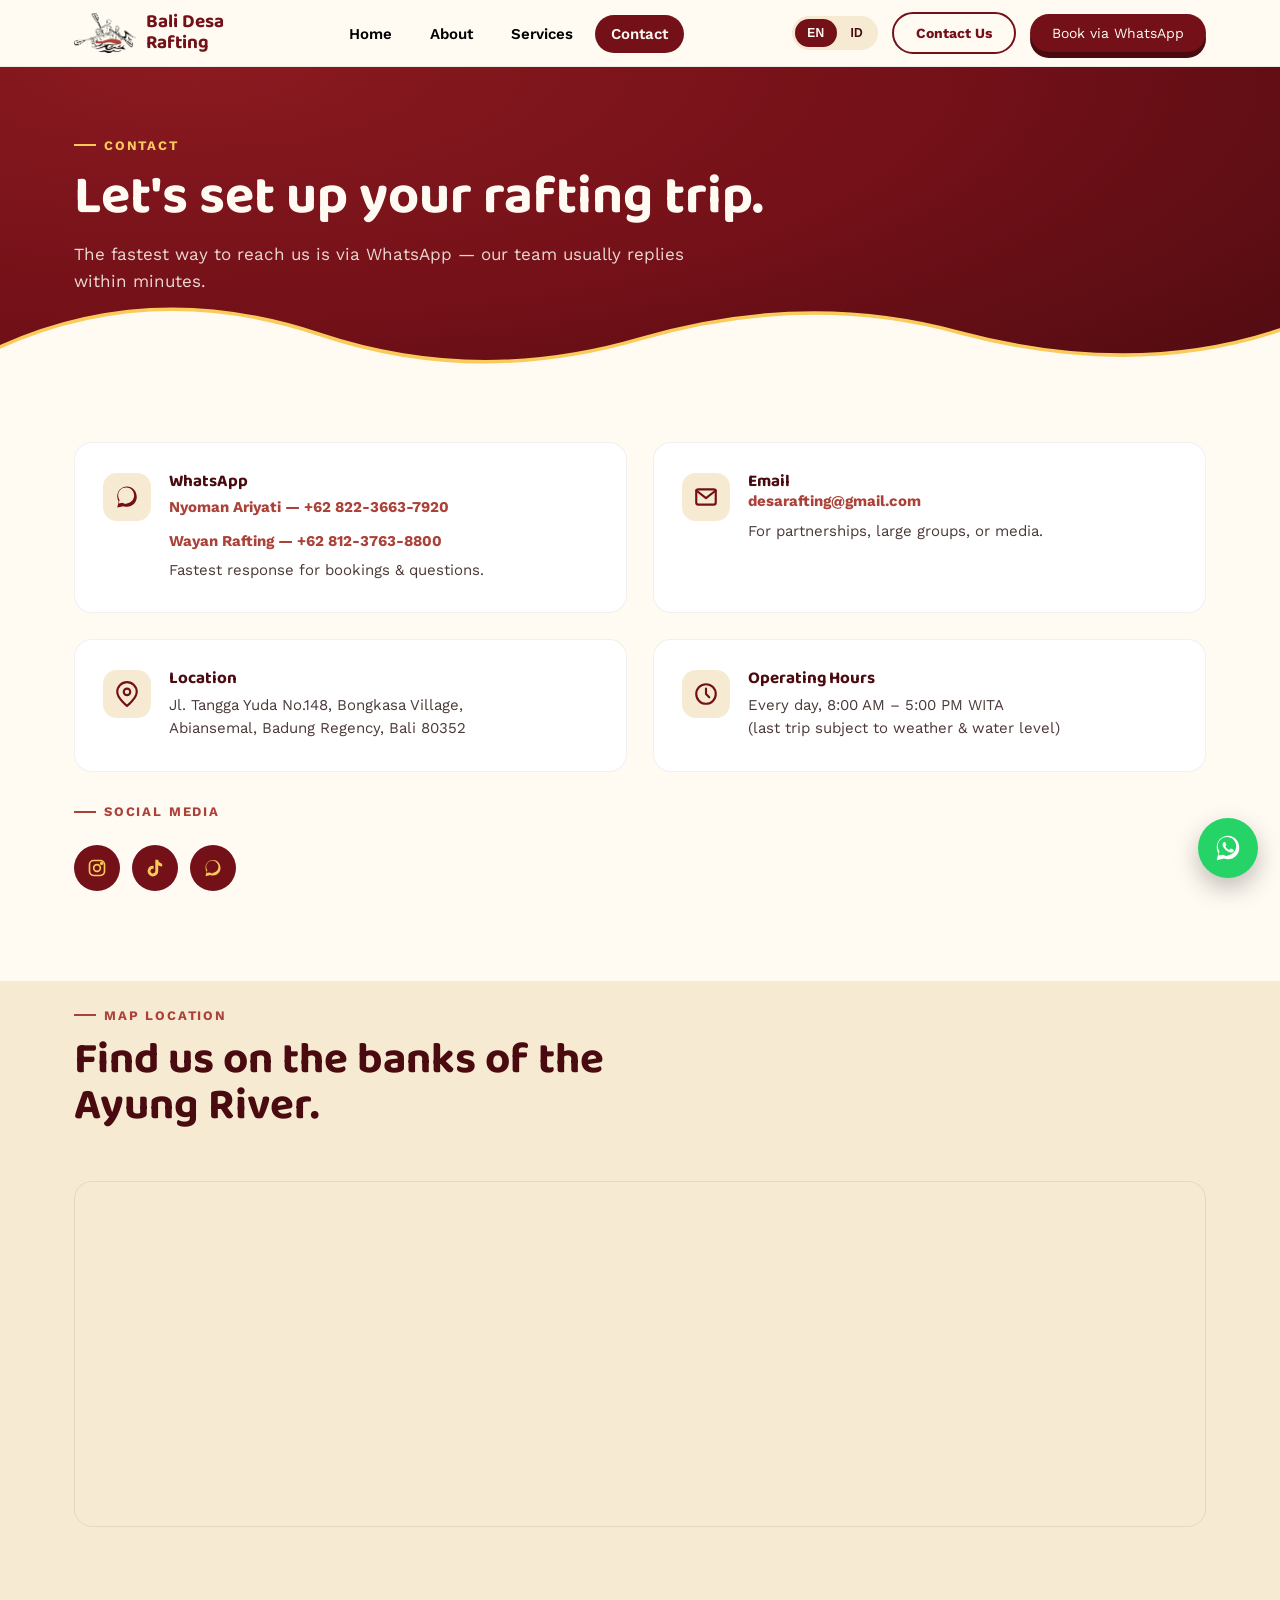
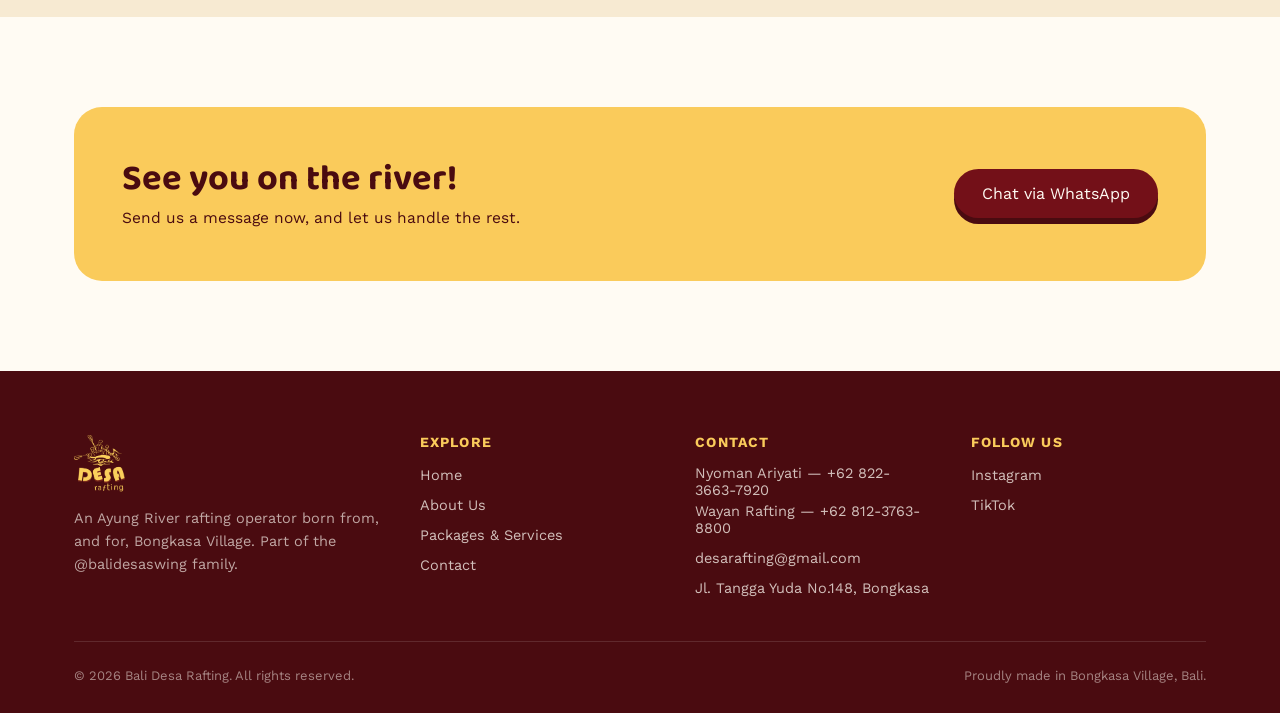
<file: bali-desa-rafting/kontak.html>
<!DOCTYPE html>
<html lang="en">
<head>
<meta charset="UTF-8" />
<meta name="viewport" content="width=device-width, initial-scale=1.0" />
<title data-i18n="meta.title.contact">Contact — Bali Desa Rafting</title>
<meta name="description" data-i18n-content="meta.desc.contact" content="Contact Bali Desa Rafting for bookings, package questions, or group partnerships. Located on Jalan Tangga Yuda, Bongkasa Village, Bali." />
<link rel="icon" href="assets/logo.png" />
<link rel="preconnect" href="https://fonts.googleapis.com" />
<link rel="preconnect" href="https://fonts.gstatic.com" crossorigin />
<link href="https://fonts.googleapis.com/css2?family=Baloo+2:wght@500;600;700;800&family=Work+Sans:wght@400;500;600;700&display=swap" rel="stylesheet" />
<link rel="stylesheet" href="css/style.css" />
<!-- Google tag (gtag.js) -->
<script async src="https://www.googletagmanager.com/gtag/js?id=G-KMKCEMW6D0"></script>
<script>
  window.dataLayer = window.dataLayer || [];
  function gtag(){dataLayer.push(arguments);}
  gtag('js', new Date());
  gtag('config', 'G-KMKCEMW6D0');
</script>
</head>
<body>

<header class="site-header">
  <nav class="nav container">
    <a href="index.html" class="nav-brand">
      <img src="assets/logo-icon.png" alt="" aria-hidden="true" style="height:40px; width:auto;" />
      <span style="font-family:var(--font-display); font-weight:700; font-size:19px; color:var(--maroon); line-height:1.1;">Bali Desa<br>Rafting</span>
    </a>
    <ul class="nav-links">
      <li><a href="index.html" data-i18n="common.nav.home">Home</a></li>
      <li><a href="tentang.html" data-i18n="common.nav.about">About</a></li>
      <li><a href="layanan.html" data-i18n="common.nav.services">Services</a></li>
      <li><a href="kontak.html" class="active" data-i18n="common.nav.contact">Contact</a></li>
      <li class="lang-toggle">
        <button type="button" data-lang="en">EN</button>
        <button type="button" data-lang="id">ID</button>
      </li>
    </ul>
    <div class="nav-cta">
      <div class="lang-toggle">
        <button type="button" data-lang="en">EN</button>
        <button type="button" data-lang="id">ID</button>
      </div>
      <a href="kontak.html" class="btn btn-outline" style="color:var(--maroon); border-color: var(--maroon);" data-i18n="common.nav.contactUs">Contact Us</a>
      <button type="button" class="btn btn-maroon wa-trigger" data-i18n="common.nav.bookWhatsapp">Book via WhatsApp</button>
    </div>
    <button class="nav-toggle" aria-label="Open menu" aria-expanded="false">
      <span></span><span></span><span></span>
    </button>
  </nav>
</header>

<main>

  <section class="page-header">
    <div class="container">
      <span class="eyebrow" data-i18n="contact.hero.eyebrow">Contact</span>
      <h1 data-i18n="contact.hero.title">Let's set up your rafting trip.</h1>
      <p data-i18n="contact.hero.body">The fastest way to reach us is via WhatsApp — our team usually replies within minutes.</p>
    </div>
    <svg class="river-divider" viewBox="0 0 1440 110" preserveAspectRatio="none" xmlns="http://www.w3.org/2000/svg" style="position:absolute; bottom:-2px; left:0;">
      <path d="M0,64 C120,10 240,10 360,50 C480,90 600,90 720,55 C840,20 960,15 1080,48 C1200,80 1320,85 1440,45 L1440,110 L0,110 Z" fill="#FFFBF3"></path>
      <path d="M0,64 C120,10 240,10 360,50 C480,90 600,90 720,55 C840,20 960,15 1080,48 C1200,80 1320,85 1440,45" fill="none" stroke="#FACB5B" stroke-width="4" stroke-linecap="round"></path>
    </svg>
  </section>

  <!-- CONTACT DETAILS -->
  <section class="section" style="padding-top:56px;">
    <div class="container">
      <div class="contact-grid" style="margin-bottom:26px;">
        <div class="contact-card">
          <svg class="icon" viewBox="0 0 32 32" fill="currentColor"><path d="M16.02 3C9.4 3 4 8.4 4 15.02c0 2.36.63 4.57 1.72 6.48L4 29l7.68-1.68a12 12 0 0 0 4.34.81c6.62 0 12.02-5.4 12.02-12.02C28.04 8.4 22.64 3 16.02 3zm0 21.7c-1.9 0-3.68-.5-5.23-1.4l-.37-.22-4.55 1 1-4.44-.24-.4a9.66 9.66 0 0 1-1.5-5.22c0-5.36 4.36-9.7 9.9-9.7 5.28 0 9.68 4.34 9.68 9.7 0 5.4-4.4 9.68-9.69 9.68z"/></svg>
          <div>
            <h3 data-i18n="contact.card.whatsappTitle">WhatsApp</h3>
            <div class="wa-numbers">
              <a class="link" href="https://wa.me/6282236637920" target="_blank" rel="noopener">Nyoman Ariyati — +62 822-3663-7920</a>
              <a class="link" href="https://wa.me/6281237638800" target="_blank" rel="noopener">Wayan Rafting — +62 812-3763-8800</a>
            </div>
            <p data-i18n="contact.card.whatsappBody">Fastest response for bookings &amp; questions.</p>
          </div>
        </div>
        <div class="contact-card">
          <svg class="icon" viewBox="0 0 24 24" fill="none" stroke="currentColor" stroke-width="2" stroke-linecap="round" stroke-linejoin="round"><path d="M4 4h16v16H4z" opacity="0"/><path d="M3 6l9 7 9-7"/><rect x="3" y="5" width="18" height="14" rx="2"/></svg>
          <div>
            <h3 data-i18n="contact.card.emailTitle">Email</h3>
            <a class="link" href="mailto:desarafting@gmail.com">desarafting@gmail.com</a>
            <p data-i18n="contact.card.emailBody">For partnerships, large groups, or media.</p>
          </div>
        </div>
        <div class="contact-card">
          <svg class="icon" viewBox="0 0 24 24" fill="none" stroke="currentColor" stroke-width="2" stroke-linecap="round" stroke-linejoin="round"><path d="M21 10c0 6-9 13-9 13s-9-7-9-13a9 9 0 0 1 18 0z"/><circle cx="12" cy="10" r="3"/></svg>
          <div>
            <h3 data-i18n="contact.card.locationTitle">Location</h3>
            <p data-i18n="contact.card.locationBody">Jl. Tangga Yuda No.148, Bongkasa Village,<br>Abiansemal, Badung Regency, Bali 80352</p>
          </div>
        </div>
        <div class="contact-card">
          <svg class="icon" viewBox="0 0 24 24" fill="none" stroke="currentColor" stroke-width="2" stroke-linecap="round" stroke-linejoin="round"><circle cx="12" cy="12" r="9"/><path d="M12 7v5l3 3"/></svg>
          <div>
            <h3 data-i18n="contact.card.hoursTitle">Operating Hours</h3>
            <p data-i18n="contact.card.hoursBody">Every day, 8:00 AM – 5:00 PM WITA<br>(last trip subject to weather &amp; water level)</p>
          </div>
        </div>
      </div>

      <div style="margin-bottom: 10px;">
        <span class="eyebrow" style="color:var(--rust);" data-i18n="contact.social.eyebrow">Social Media</span>
      </div>
      <div class="social-row">
        <a class="social-btn" href="https://www.instagram.com/balidesarafting/" target="_blank" rel="noopener" aria-label="Bali Desa Rafting Instagram">
          <svg viewBox="0 0 24 24" fill="none" stroke="currentColor" stroke-width="2" stroke-linecap="round" stroke-linejoin="round"><rect x="3" y="3" width="18" height="18" rx="5"/><circle cx="12" cy="12" r="4"/><circle cx="17.5" cy="6.5" r="1"/></svg>
        </a>
        <a class="social-btn" href="https://www.tiktok.com/@desarafting" target="_blank" rel="noopener" aria-label="Bali Desa Rafting TikTok">
          <svg viewBox="0 0 24 24" fill="currentColor"><path d="M19.59 6.69a4.83 4.83 0 0 1-3.77-4.25V2h-3.45v13.67a2.89 2.89 0 0 1-5.2 1.74 2.89 2.89 0 0 1 2.31-4.64 2.93 2.93 0 0 1 .88.13V9.4a6.84 6.84 0 0 0-1-.05A6.33 6.33 0 0 0 5 20.1a6.34 6.34 0 0 0 10.86-4.43v-7a8.16 8.16 0 0 0 4.77 1.52v-3.4a4.85 4.85 0 0 1-1-.1z"/></svg>
        </a>
        <button type="button" class="social-btn wa-trigger" aria-label="Bali Desa Rafting WhatsApp">
          <svg viewBox="0 0 32 32" fill="currentColor"><path d="M16.02 3C9.4 3 4 8.4 4 15.02c0 2.36.63 4.57 1.72 6.48L4 29l7.68-1.68a12 12 0 0 0 4.34.81c6.62 0 12.02-5.4 12.02-12.02C28.04 8.4 22.64 3 16.02 3zm0 21.7c-1.9 0-3.68-.5-5.23-1.4l-.37-.22-4.55 1 1-4.44-.24-.4a9.66 9.66 0 0 1-1.5-5.22c0-5.36 4.36-9.7 9.9-9.7 5.28 0 9.68 4.34 9.68 9.7 0 5.4-4.4 9.68-9.69 9.68z"/></svg>
        </button>
      </div>
    </div>
  </section>

  <!-- MAP -->
  <section class="section section-alt" style="padding-top:20px;">
    <div class="container">
      <div class="section-head">
        <span class="eyebrow" data-i18n="contact.map.eyebrow">Map Location</span>
        <h2 data-i18n="contact.map.title">Find us on the banks of the Ayung River.</h2>
      </div>
      <div class="map-wrap">
        <iframe
          src="https://www.google.com/maps?q=-8.4985468,115.2375502(Desa+Rafting)&z=16&output=embed"
          loading="lazy"
          referrerpolicy="no-referrer-when-downgrade"
          title="Bali Desa Rafting location map"
        ></iframe>
      </div>
    </div>
  </section>

  <!-- CTA -->
  <section class="section">
    <div class="container">
      <div class="cta-banner">
        <div>
          <h2 data-i18n="contact.cta.title">See you on the river!</h2>
          <p data-i18n="contact.cta.body">Send us a message now, and let us handle the rest.</p>
        </div>
        <button type="button" class="btn btn-maroon wa-trigger" data-i18n="common.cta.chatWhatsapp">Chat via WhatsApp</button>
      </div>
    </div>
  </section>

</main>

<footer class="site-footer">
  <div class="container">
    <div class="footer-top">
      <div class="footer-brand">
        <img src="assets/logo.png" alt="Bali Desa Rafting" />
        <p data-i18n="common.footer.tagline">An Ayung River rafting operator born from, and for, Bongkasa Village. Part of the @balidesaswing family.</p>
      </div>
      <div class="footer-col">
        <h4 data-i18n="common.footer.explore">Explore</h4>
        <ul>
          <li><a href="index.html" data-i18n="common.footer.exploreHome">Home</a></li>
          <li><a href="tentang.html" data-i18n="common.footer.exploreAbout">About Us</a></li>
          <li><a href="layanan.html" data-i18n="common.footer.exploreServices">Packages &amp; Services</a></li>
          <li><a href="kontak.html" data-i18n="common.footer.exploreContact">Contact</a></li>
        </ul>
      </div>
      <div class="footer-col">
        <h4 data-i18n="common.footer.contact">Contact</h4>
        <ul>
          <li class="wa-numbers">
            <a href="https://wa.me/6282236637920" target="_blank" rel="noopener">Nyoman Ariyati — +62 822-3663-7920</a>
            <a href="https://wa.me/6281237638800" target="_blank" rel="noopener">Wayan Rafting — +62 812-3763-8800</a>
          </li>
          <li><a href="mailto:desarafting@gmail.com">desarafting@gmail.com</a></li>
          <li><a href="kontak.html">Jl. Tangga Yuda No.148, Bongkasa</a></li>
        </ul>
      </div>
      <div class="footer-col">
        <h4 data-i18n="common.footer.followUs">Follow Us</h4>
        <ul>
          <li><a href="https://www.instagram.com/balidesarafting/" target="_blank" rel="noopener" data-i18n="common.footer.instagram">Instagram</a></li>
          <li><a href="https://www.tiktok.com/@desarafting" target="_blank" rel="noopener" data-i18n="common.footer.tiktok">TikTok</a></li>
        </ul>
      </div>
    </div>
    <div class="footer-bottom">
      <span data-i18n="common.footer.copyright">© 2026 Bali Desa Rafting. All rights reserved.</span>
      <span data-i18n="common.footer.madeIn">Proudly made in Bongkasa Village, Bali.</span>
    </div>
  </div>
</footer>

<button type="button" class="wa-float wa-trigger" aria-label="Chat via WhatsApp">
  <svg viewBox="0 0 32 32" fill="currentColor"><path d="M16.02 3C9.4 3 4 8.4 4 15.02c0 2.36.63 4.57 1.72 6.48L4 29l7.68-1.68a12 12 0 0 0 4.34.81c6.62 0 12.02-5.4 12.02-12.02C28.04 8.4 22.64 3 16.02 3zm0 21.7c-1.9 0-3.68-.5-5.23-1.4l-.37-.22-4.55 1 1-4.44-.24-.4a9.66 9.66 0 0 1-1.5-5.22c0-5.36 4.36-9.7 9.9-9.7 5.28 0 9.68 4.34 9.68 9.7 0 5.4-4.4 9.68-9.69 9.68zm5.3-7.24c-.29-.15-1.7-.84-1.96-.94-.26-.1-.46-.15-.65.15-.2.29-.75.94-.92 1.13-.17.2-.34.22-.63.08-.29-.15-1.22-.45-2.32-1.43-.86-.76-1.44-1.7-1.6-1.99-.17-.29-.02-.45.13-.6.13-.13.29-.34.44-.5.15-.18.2-.3.29-.5.1-.2.05-.37-.02-.52-.08-.15-.65-1.57-.89-2.15-.24-.57-.48-.5-.65-.5h-.56c-.2 0-.52.07-.79.37-.27.29-1.03 1.01-1.03 2.46 0 1.45 1.06 2.86 1.2 3.05.15.2 2.1 3.2 5.08 4.49.71.3 1.26.49 1.7.63.71.23 1.36.2 1.87.12.57-.09 1.7-.7 1.94-1.36.24-.67.24-1.25.17-1.36-.07-.12-.26-.2-.55-.35z"/></svg>
</button>

<div class="wa-popover" id="wa-popover">
  <span class="wa-popover-label" data-i18n="common.wa.choose">Choose a number to chat</span>
  <a class="wa-popover-option" href="https://wa.me/6282236637920" target="_blank" rel="noopener">
    <svg viewBox="0 0 32 32" fill="currentColor"><path d="M16.02 3C9.4 3 4 8.4 4 15.02c0 2.36.63 4.57 1.72 6.48L4 29l7.68-1.68a12 12 0 0 0 4.34.81c6.62 0 12.02-5.4 12.02-12.02C28.04 8.4 22.64 3 16.02 3zm0 21.7c-1.9 0-3.68-.5-5.23-1.4l-.37-.22-4.55 1 1-4.44-.24-.4a9.66 9.66 0 0 1-1.5-5.22c0-5.36 4.36-9.7 9.9-9.7 5.28 0 9.68 4.34 9.68 9.7 0 5.4-4.4 9.68-9.69 9.68z"/></svg>
    <span class="wa-popover-text"><strong>Nyoman Ariyati</strong><small>+62 822-3663-7920</small></span>
  </a>
  <a class="wa-popover-option" href="https://wa.me/6281237638800" target="_blank" rel="noopener">
    <svg viewBox="0 0 32 32" fill="currentColor"><path d="M16.02 3C9.4 3 4 8.4 4 15.02c0 2.36.63 4.57 1.72 6.48L4 29l7.68-1.68a12 12 0 0 0 4.34.81c6.62 0 12.02-5.4 12.02-12.02C28.04 8.4 22.64 3 16.02 3zm0 21.7c-1.9 0-3.68-.5-5.23-1.4l-.37-.22-4.55 1 1-4.44-.24-.4a9.66 9.66 0 0 1-1.5-5.22c0-5.36 4.36-9.7 9.9-9.7 5.28 0 9.68 4.34 9.68 9.7 0 5.4-4.4 9.68-9.69 9.68z"/></svg>
    <span class="wa-popover-text"><strong>Wayan Rafting</strong><small>+62 812-3763-8800</small></span>
  </a>
</div>

<script src="js/i18n.js"></script>
<script src="js/wa-popover.js"></script>
<script src="js/main.js"></script>
</body>
</html>
</file>
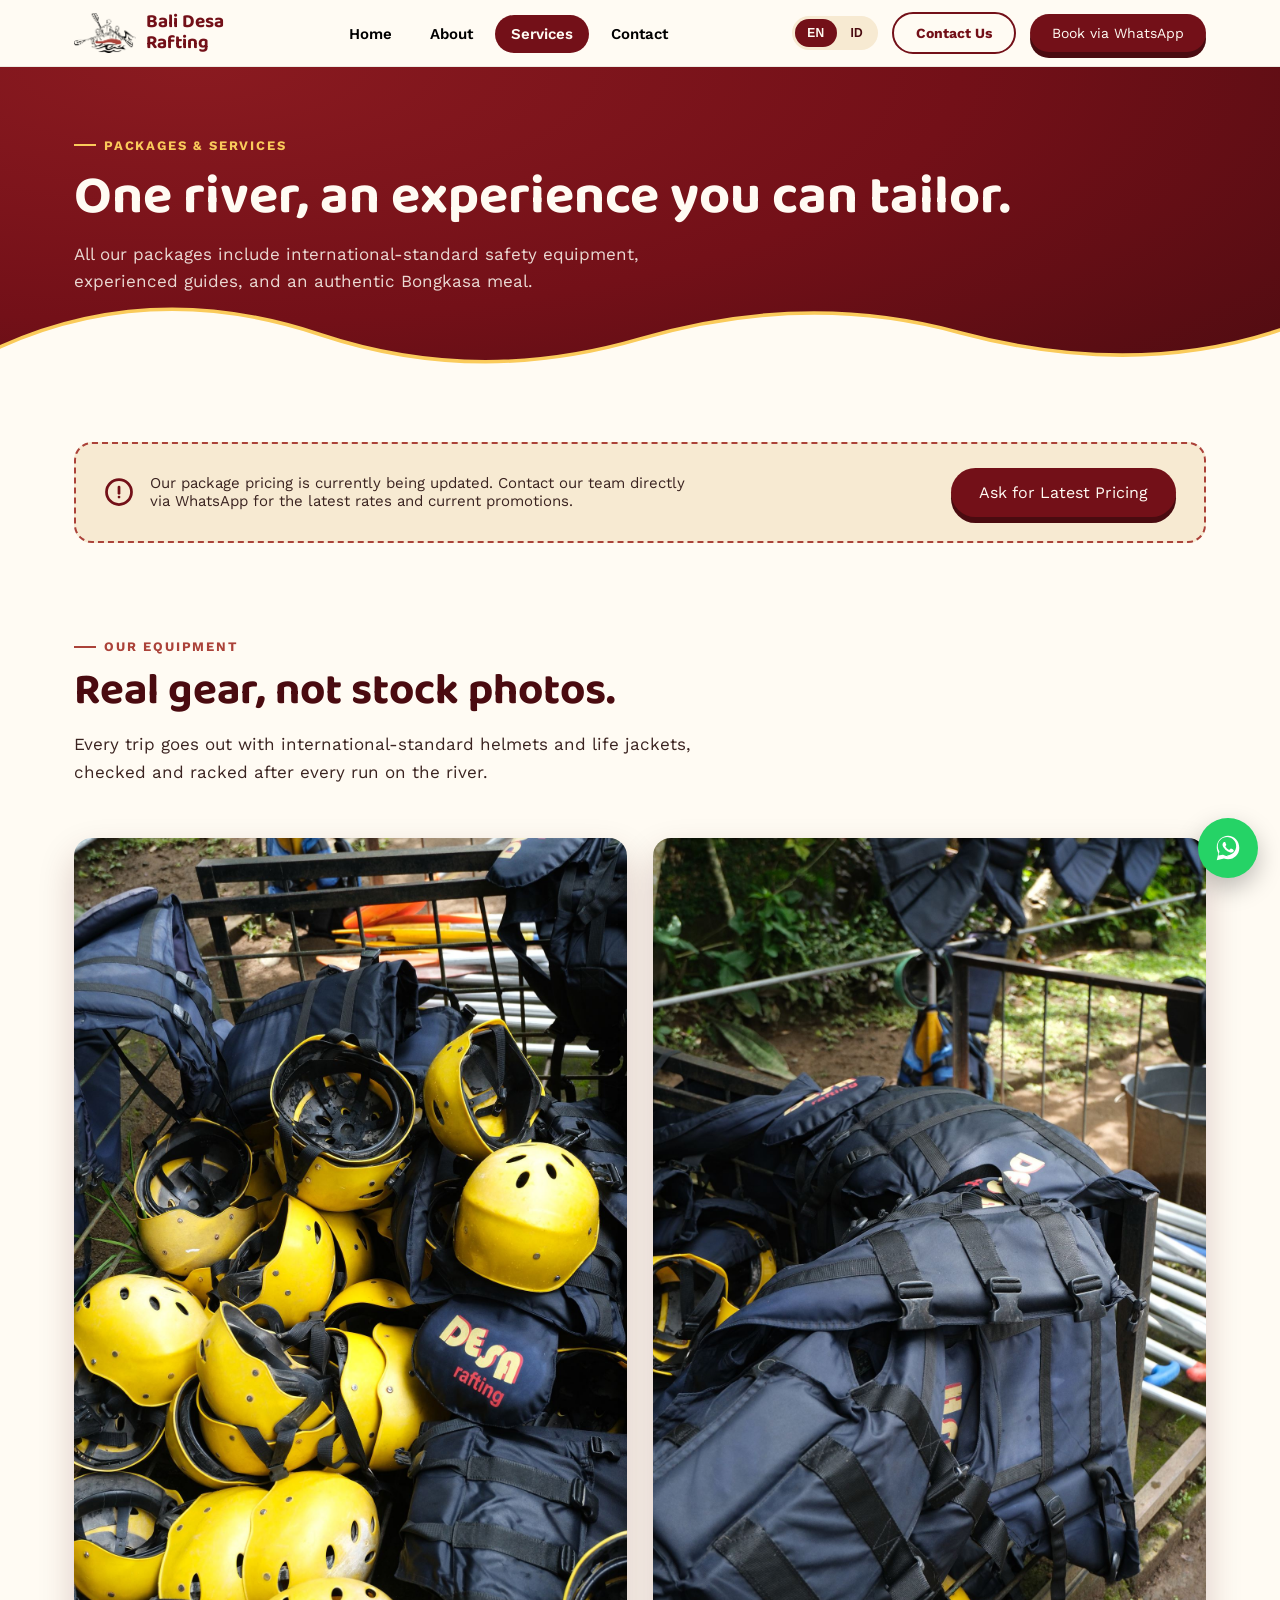
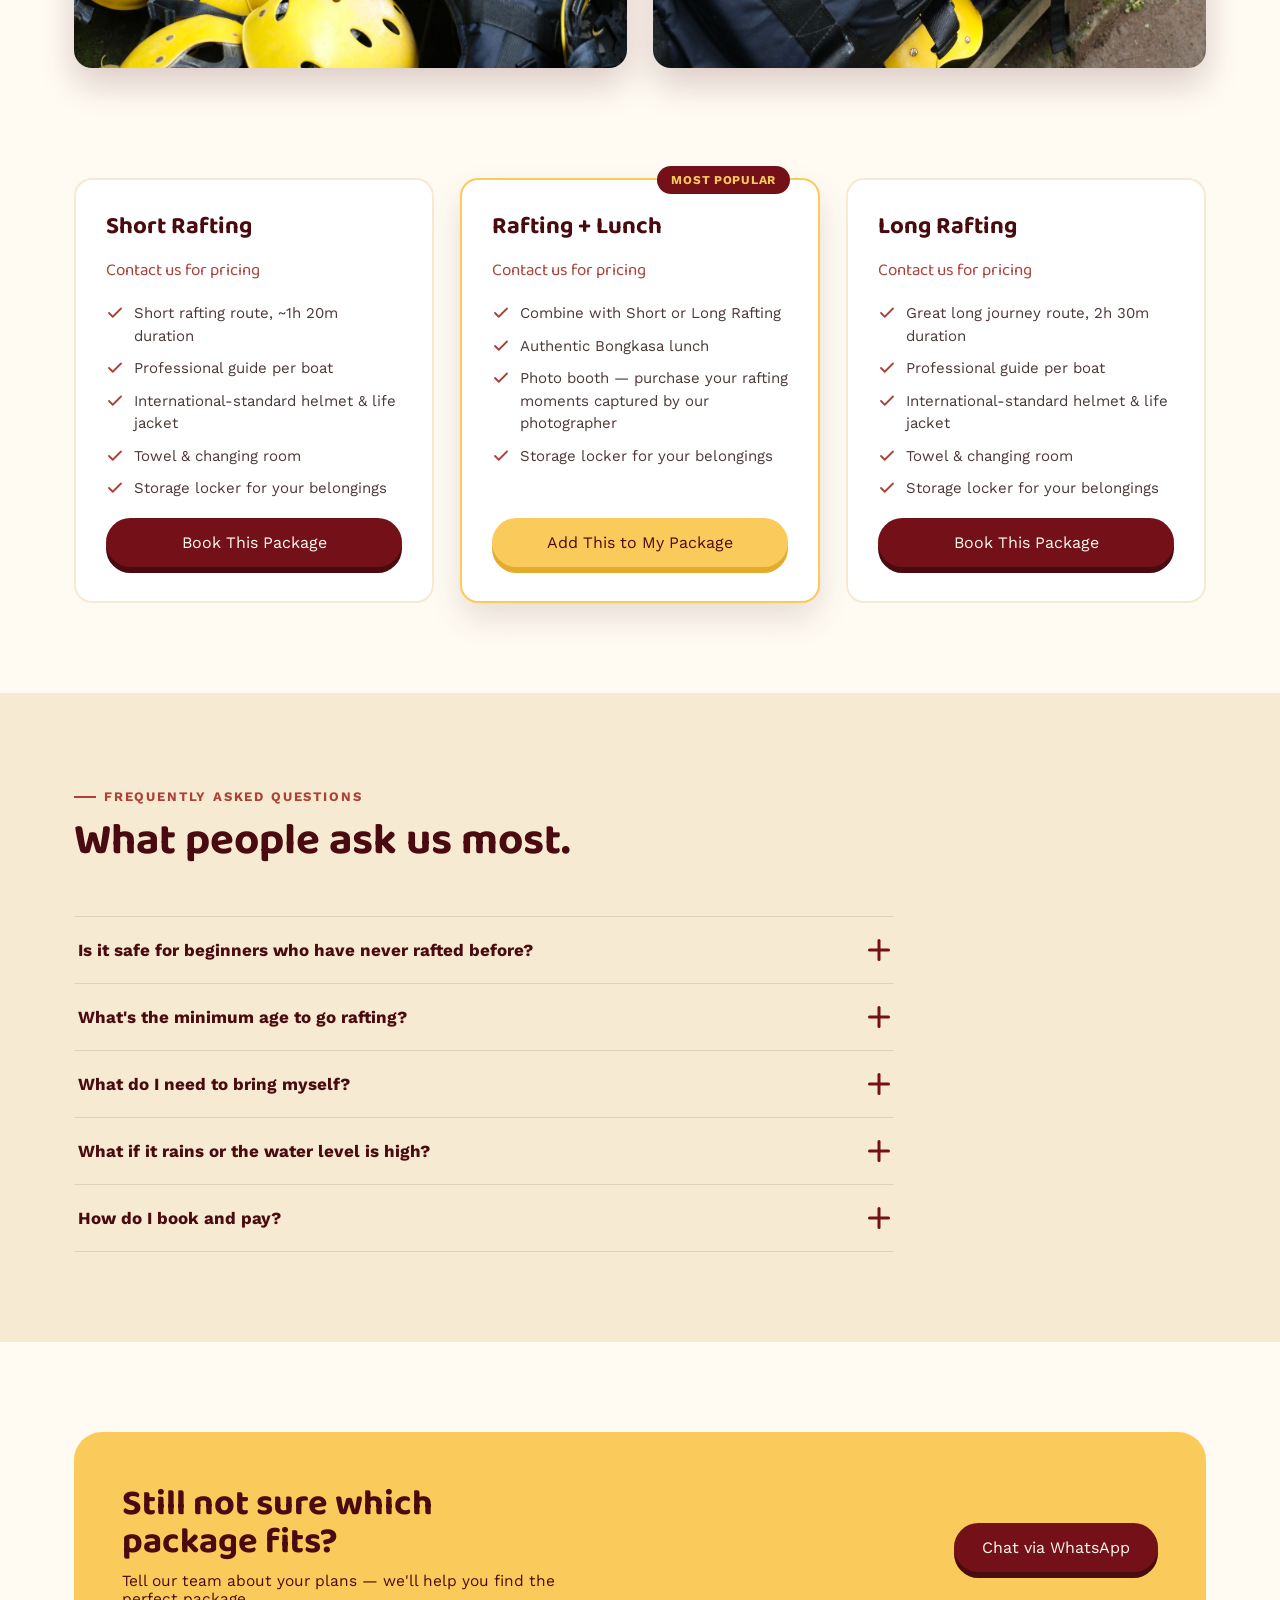
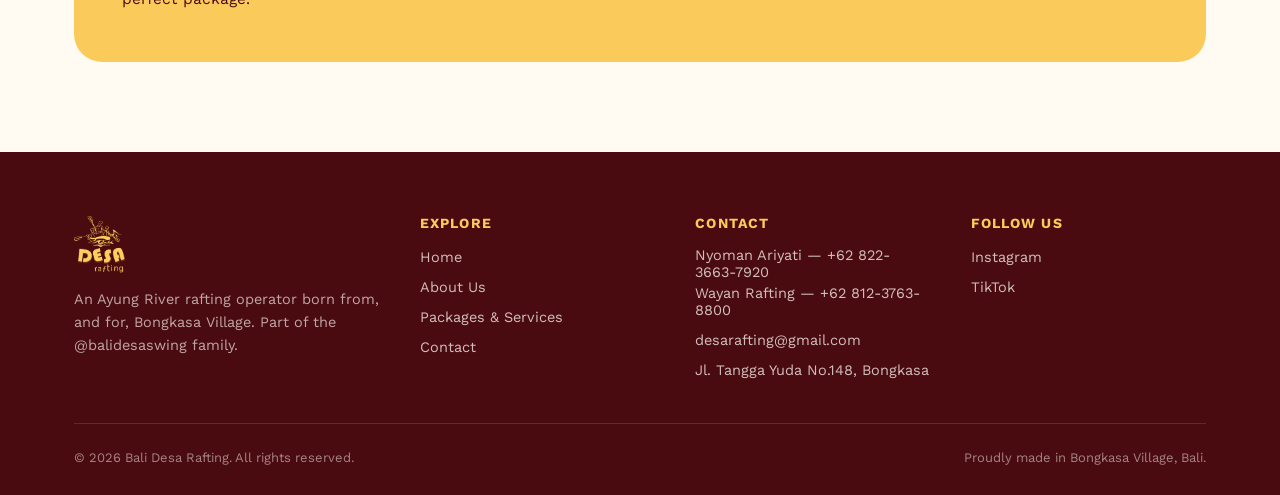
<file: bali-desa-rafting/layanan.html>
<!DOCTYPE html>
<html lang="en">
<head>
<meta charset="UTF-8" />
<meta name="viewport" content="width=device-width, initial-scale=1.0" />
<title data-i18n="meta.title.services">Packages &amp; Services — Bali Desa Rafting</title>
<meta name="description" data-i18n-content="meta.desc.services" content="Choose from Bali Desa Rafting's Ayung River rafting packages, complete with safety equipment, guides, and lunch." />
<link rel="icon" href="assets/logo.png" />
<link rel="preconnect" href="https://fonts.googleapis.com" />
<link rel="preconnect" href="https://fonts.gstatic.com" crossorigin />
<link href="https://fonts.googleapis.com/css2?family=Baloo+2:wght@500;600;700;800&family=Work+Sans:wght@400;500;600;700&display=swap" rel="stylesheet" />
<link rel="stylesheet" href="css/style.css" />
<!-- Google tag (gtag.js) -->
<script async src="https://www.googletagmanager.com/gtag/js?id=G-KMKCEMW6D0"></script>
<script>
  window.dataLayer = window.dataLayer || [];
  function gtag(){dataLayer.push(arguments);}
  gtag('js', new Date());
  gtag('config', 'G-KMKCEMW6D0');
</script>
</head>
<body>

<header class="site-header">
  <nav class="nav container">
    <a href="index.html" class="nav-brand">
      <img src="assets/logo-icon.png" alt="" aria-hidden="true" style="height:40px; width:auto;" />
      <span style="font-family:var(--font-display); font-weight:700; font-size:19px; color:var(--maroon); line-height:1.1;">Bali Desa<br>Rafting</span>
    </a>
    <ul class="nav-links">
      <li><a href="index.html" data-i18n="common.nav.home">Home</a></li>
      <li><a href="tentang.html" data-i18n="common.nav.about">About</a></li>
      <li><a href="layanan.html" class="active" data-i18n="common.nav.services">Services</a></li>
      <li><a href="kontak.html" data-i18n="common.nav.contact">Contact</a></li>
      <li class="lang-toggle">
        <button type="button" data-lang="en">EN</button>
        <button type="button" data-lang="id">ID</button>
      </li>
    </ul>
    <div class="nav-cta">
      <div class="lang-toggle">
        <button type="button" data-lang="en">EN</button>
        <button type="button" data-lang="id">ID</button>
      </div>
      <a href="kontak.html" class="btn btn-outline" style="color:var(--maroon); border-color: var(--maroon);" data-i18n="common.nav.contactUs">Contact Us</a>
      <button type="button" class="btn btn-maroon wa-trigger" data-i18n="common.nav.bookWhatsapp">Book via WhatsApp</button>
    </div>
    <button class="nav-toggle" aria-label="Open menu" aria-expanded="false">
      <span></span><span></span><span></span>
    </button>
  </nav>
</header>

<main>

  <section class="page-header">
    <div class="container">
      <span class="eyebrow" data-i18n="services.hero.eyebrow">Packages &amp; Services</span>
      <h1 data-i18n="services.hero.title">One river, an experience you can tailor.</h1>
      <p data-i18n="services.hero.body">All our packages include international-standard safety equipment, experienced guides, and an authentic Bongkasa meal.</p>
    </div>
    <svg class="river-divider" viewBox="0 0 1440 110" preserveAspectRatio="none" xmlns="http://www.w3.org/2000/svg" style="position:absolute; bottom:-2px; left:0;">
      <path d="M0,64 C120,10 240,10 360,50 C480,90 600,90 720,55 C840,20 960,15 1080,48 C1200,80 1320,85 1440,45 L1440,110 L0,110 Z" fill="#FFFBF3"></path>
      <path d="M0,64 C120,10 240,10 360,50 C480,90 600,90 720,55 C840,20 960,15 1080,48 C1200,80 1320,85 1440,45" fill="none" stroke="#FACB5B" stroke-width="4" stroke-linecap="round"></path>
    </svg>
  </section>

  <!-- PRICE NOTICE -->
  <section class="section" style="padding-top:56px; padding-bottom:0;">
    <div class="container">
      <div style="background:var(--cream-2); border:2px dashed var(--rust); border-radius:var(--radius-md); padding:24px 28px; display:flex; align-items:center; gap:18px; flex-wrap:wrap; justify-content:space-between;">
        <div style="display:flex; align-items:center; gap:16px;">
          <svg width="30" height="30" viewBox="0 0 24 24" fill="none" stroke="#731018" stroke-width="2.2" stroke-linecap="round" stroke-linejoin="round" style="flex-shrink:0;"><circle cx="12" cy="12" r="10"/><path d="M12 8v5"/><path d="M12 16h.01"/></svg>
          <p style="font-size:15px; color:#3a2320; max-width:60ch;" data-i18n="services.priceNotice.body">Our package pricing is currently being updated. Contact our team directly via WhatsApp for the latest rates and current promotions.</p>
        </div>
        <button type="button" class="btn btn-maroon wa-trigger" data-wa-message="pricing" data-i18n="services.priceNotice.cta">Ask for Latest Pricing</button>
      </div>
    </div>
  </section>

  <!-- SAFETY GEAR -->
  <section class="section" style="padding-bottom:20px;">
    <div class="container">
      <div class="section-head">
        <span class="eyebrow" data-i18n="services.equipment.eyebrow">Our Equipment</span>
        <h2 data-i18n="services.equipment.title">Real gear, not stock photos.</h2>
        <p data-i18n="services.equipment.body">Every trip goes out with international-standard helmets and life jackets, checked and racked after every run on the river.</p>
      </div>
      <div class="grid-2" style="gap:26px;">
        <div class="press-feature-media">
          <img src="assets/gallery/safety-helmets.jpg" alt="Rows of yellow rafting helmets stacked and ready for guests" loading="lazy" style="aspect-ratio: 2 / 3; object-fit: cover;" />
        </div>
        <div class="press-feature-media">
          <img src="assets/gallery/safety-vests.jpg" alt="Bali Desa Rafting branded life jackets stacked and ready for guests" loading="lazy" style="aspect-ratio: 2 / 3; object-fit: cover;" />
        </div>
      </div>
    </div>
  </section>

  <!-- PACKAGES -->
  <section class="section">
    <div class="container">
      <div class="grid-3">
        <div class="package-card">
          <h3 data-i18n="services.pkg.short.title">Short Rafting</h3>
          <span class="package-price" data-i18n="services.pkg.short.price">Contact us for pricing</span>
          <ul class="package-list">
            <li><svg viewBox="0 0 24 24" fill="none" stroke="currentColor" stroke-width="2.4" stroke-linecap="round" stroke-linejoin="round"><path d="M20 6 9 17l-5-5"/></svg> <span data-i18n="services.pkg.short.li1">Short rafting route, ~1h 20m duration</span></li>
            <li><svg viewBox="0 0 24 24" fill="none" stroke="currentColor" stroke-width="2.4" stroke-linecap="round" stroke-linejoin="round"><path d="M20 6 9 17l-5-5"/></svg> <span data-i18n="services.pkg.short.li2">Professional guide per boat</span></li>
            <li><svg viewBox="0 0 24 24" fill="none" stroke="currentColor" stroke-width="2.4" stroke-linecap="round" stroke-linejoin="round"><path d="M20 6 9 17l-5-5"/></svg> <span data-i18n="services.pkg.short.li3">International-standard helmet &amp; life jacket</span></li>
            <li><svg viewBox="0 0 24 24" fill="none" stroke="currentColor" stroke-width="2.4" stroke-linecap="round" stroke-linejoin="round"><path d="M20 6 9 17l-5-5"/></svg> <span data-i18n="services.pkg.short.li4">Towel &amp; changing room</span></li>
            <li><svg viewBox="0 0 24 24" fill="none" stroke="currentColor" stroke-width="2.4" stroke-linecap="round" stroke-linejoin="round"><path d="M20 6 9 17l-5-5"/></svg> <span data-i18n="services.pkg.short.li5">Storage locker for your belongings</span></li>
          </ul>
          <button type="button" class="btn btn-maroon wa-trigger" style="margin-top:auto;" data-i18n="services.pkg.short.cta">Book This Package</button>
        </div>

        <div class="package-card featured">
          <span class="package-badge" data-i18n="services.pkg.featured.badge">Most Popular</span>
          <h3 data-i18n="services.pkg.featured.title">Rafting + Lunch</h3>
          <span class="package-price" data-i18n="services.pkg.featured.price">Contact us for pricing</span>
          <ul class="package-list">
            <li><svg viewBox="0 0 24 24" fill="none" stroke="currentColor" stroke-width="2.4" stroke-linecap="round" stroke-linejoin="round"><path d="M20 6 9 17l-5-5"/></svg> <span data-i18n="services.pkg.featured.li1">Combine with Short or Long Rafting</span></li>
            <li><svg viewBox="0 0 24 24" fill="none" stroke="currentColor" stroke-width="2.4" stroke-linecap="round" stroke-linejoin="round"><path d="M20 6 9 17l-5-5"/></svg> <span data-i18n="services.pkg.featured.li2">Authentic Bongkasa lunch</span></li>
            <li><svg viewBox="0 0 24 24" fill="none" stroke="currentColor" stroke-width="2.4" stroke-linecap="round" stroke-linejoin="round"><path d="M20 6 9 17l-5-5"/></svg> <span data-i18n="services.pkg.featured.li3">Photo booth — purchase your rafting moments captured by our photographer</span></li>
            <li><svg viewBox="0 0 24 24" fill="none" stroke="currentColor" stroke-width="2.4" stroke-linecap="round" stroke-linejoin="round"><path d="M20 6 9 17l-5-5"/></svg> <span data-i18n="services.pkg.featured.li4">Storage locker for your belongings</span></li>
          </ul>
          <button type="button" class="btn btn-gold wa-trigger" style="margin-top:auto;" data-i18n="services.pkg.featured.cta">Add This to My Package</button>
        </div>

        <div class="package-card">
          <h3 data-i18n="services.pkg.long.title">Long Rafting</h3>
          <span class="package-price" data-i18n="services.pkg.long.price">Contact us for pricing</span>
          <ul class="package-list">
            <li><svg viewBox="0 0 24 24" fill="none" stroke="currentColor" stroke-width="2.4" stroke-linecap="round" stroke-linejoin="round"><path d="M20 6 9 17l-5-5"/></svg> <span data-i18n="services.pkg.long.li1">Great long journey route, 2h 30m duration</span></li>
            <li><svg viewBox="0 0 24 24" fill="none" stroke="currentColor" stroke-width="2.4" stroke-linecap="round" stroke-linejoin="round"><path d="M20 6 9 17l-5-5"/></svg> <span data-i18n="services.pkg.long.li2">Professional guide per boat</span></li>
            <li><svg viewBox="0 0 24 24" fill="none" stroke="currentColor" stroke-width="2.4" stroke-linecap="round" stroke-linejoin="round"><path d="M20 6 9 17l-5-5"/></svg> <span data-i18n="services.pkg.long.li3">International-standard helmet &amp; life jacket</span></li>
            <li><svg viewBox="0 0 24 24" fill="none" stroke="currentColor" stroke-width="2.4" stroke-linecap="round" stroke-linejoin="round"><path d="M20 6 9 17l-5-5"/></svg> <span data-i18n="services.pkg.long.li4">Towel &amp; changing room</span></li>
            <li><svg viewBox="0 0 24 24" fill="none" stroke="currentColor" stroke-width="2.4" stroke-linecap="round" stroke-linejoin="round"><path d="M20 6 9 17l-5-5"/></svg> <span data-i18n="services.pkg.long.li5">Storage locker for your belongings</span></li>
          </ul>
          <button type="button" class="btn btn-maroon wa-trigger" style="margin-top:auto;" data-i18n="services.pkg.long.cta">Book This Package</button>
        </div>
      </div>
    </div>
  </section>

  <!-- FAQ -->
  <section class="section section-alt">
    <div class="container">
      <div class="section-head">
        <span class="eyebrow" data-i18n="services.faq.eyebrow">Frequently Asked Questions</span>
        <h2 data-i18n="services.faq.title">What people ask us most.</h2>
      </div>

      <div class="faq" style="max-width:820px;">
        <div class="faq-item">
          <button class="faq-q" aria-expanded="false">
            <span data-i18n="services.faq.q1">Is it safe for beginners who have never rafted before?</span>
            <span class="plus"></span>
          </button>
          <div class="faq-a">
            <p data-i18n="services.faq.a1">Very safe. The Ayung River is beginner-friendly, and every boat is accompanied by an experienced guide. You'll get a full briefing before you start.</p>
          </div>
        </div>
        <div class="faq-item">
          <button class="faq-q" aria-expanded="false">
            <span data-i18n="services.faq.q2">What's the minimum age to go rafting?</span>
            <span class="plus"></span>
          </button>
          <div class="faq-a">
            <p data-i18n="services.faq.a2">Generally, children age 7 and up can participate, with parental supervision and normal water conditions. Please confirm with our team for current conditions.</p>
          </div>
        </div>
        <div class="faq-item">
          <button class="faq-q" aria-expanded="false">
            <span data-i18n="services.faq.q3">What do I need to bring myself?</span>
            <span class="plus"></span>
          </button>
          <div class="faq-a">
            <p data-i18n="services.faq.a3">Just bring a change of clothes, hiking or flip-flop sandals, and sunscreen. Towels and changing rooms are already provided.</p>
          </div>
        </div>
        <div class="faq-item">
          <button class="faq-q" aria-expanded="false">
            <span data-i18n="services.faq.q4">What if it rains or the water level is high?</span>
            <span class="plus"></span>
          </button>
          <div class="faq-a">
            <p data-i18n="services.faq.a4">Safety is our priority. If river conditions aren't suitable, our team will contact you to reschedule at no extra cost.</p>
          </div>
        </div>
        <div class="faq-item">
          <button class="faq-q" aria-expanded="false">
            <span data-i18n="services.faq.q5">How do I book and pay?</span>
            <span class="plus"></span>
          </button>
          <div class="faq-a">
            <p data-i18n="services.faq.a5">Just book through WhatsApp with our team. We'll help you pick the right schedule and package, including payment method info.</p>
          </div>
        </div>
      </div>
    </div>
  </section>

  <!-- CTA -->
  <section class="section">
    <div class="container">
      <div class="cta-banner">
        <div>
          <h2 data-i18n="services.cta.title">Still not sure which package fits?</h2>
          <p data-i18n="services.cta.body">Tell our team about your plans — we'll help you find the perfect package.</p>
        </div>
        <button type="button" class="btn btn-maroon wa-trigger" data-i18n="common.cta.chatWhatsapp">Chat via WhatsApp</button>
      </div>
    </div>
  </section>

</main>

<footer class="site-footer">
  <div class="container">
    <div class="footer-top">
      <div class="footer-brand">
        <img src="assets/logo.png" alt="Bali Desa Rafting" />
        <p data-i18n="common.footer.tagline">An Ayung River rafting operator born from, and for, Bongkasa Village. Part of the @balidesaswing family.</p>
      </div>
      <div class="footer-col">
        <h4 data-i18n="common.footer.explore">Explore</h4>
        <ul>
          <li><a href="index.html" data-i18n="common.footer.exploreHome">Home</a></li>
          <li><a href="tentang.html" data-i18n="common.footer.exploreAbout">About Us</a></li>
          <li><a href="layanan.html" data-i18n="common.footer.exploreServices">Packages &amp; Services</a></li>
          <li><a href="kontak.html" data-i18n="common.footer.exploreContact">Contact</a></li>
        </ul>
      </div>
      <div class="footer-col">
        <h4 data-i18n="common.footer.contact">Contact</h4>
        <ul>
          <li class="wa-numbers">
            <a href="https://wa.me/6282236637920" target="_blank" rel="noopener">Nyoman Ariyati — +62 822-3663-7920</a>
            <a href="https://wa.me/6281237638800" target="_blank" rel="noopener">Wayan Rafting — +62 812-3763-8800</a>
          </li>
          <li><a href="mailto:desarafting@gmail.com">desarafting@gmail.com</a></li>
          <li><a href="kontak.html">Jl. Tangga Yuda No.148, Bongkasa</a></li>
        </ul>
      </div>
      <div class="footer-col">
        <h4 data-i18n="common.footer.followUs">Follow Us</h4>
        <ul>
          <li><a href="https://www.instagram.com/balidesarafting/" target="_blank" rel="noopener" data-i18n="common.footer.instagram">Instagram</a></li>
          <li><a href="https://www.tiktok.com/@desarafting" target="_blank" rel="noopener" data-i18n="common.footer.tiktok">TikTok</a></li>
        </ul>
      </div>
    </div>
    <div class="footer-bottom">
      <span data-i18n="common.footer.copyright">© 2026 Bali Desa Rafting. All rights reserved.</span>
      <span data-i18n="common.footer.madeIn">Proudly made in Bongkasa Village, Bali.</span>
    </div>
  </div>
</footer>

<button type="button" class="wa-float wa-trigger" aria-label="Chat via WhatsApp">
  <svg viewBox="0 0 32 32" fill="currentColor"><path d="M16.02 3C9.4 3 4 8.4 4 15.02c0 2.36.63 4.57 1.72 6.48L4 29l7.68-1.68a12 12 0 0 0 4.34.81c6.62 0 12.02-5.4 12.02-12.02C28.04 8.4 22.64 3 16.02 3zm0 21.7c-1.9 0-3.68-.5-5.23-1.4l-.37-.22-4.55 1 1-4.44-.24-.4a9.66 9.66 0 0 1-1.5-5.22c0-5.36 4.36-9.7 9.9-9.7 5.28 0 9.68 4.34 9.68 9.7 0 5.4-4.4 9.68-9.69 9.68zm5.3-7.24c-.29-.15-1.7-.84-1.96-.94-.26-.1-.46-.15-.65.15-.2.29-.75.94-.92 1.13-.17.2-.34.22-.63.08-.29-.15-1.22-.45-2.32-1.43-.86-.76-1.44-1.7-1.6-1.99-.17-.29-.02-.45.13-.6.13-.13.29-.34.44-.5.15-.18.2-.3.29-.5.1-.2.05-.37-.02-.52-.08-.15-.65-1.57-.89-2.15-.24-.57-.48-.5-.65-.5h-.56c-.2 0-.52.07-.79.37-.27.29-1.03 1.01-1.03 2.46 0 1.45 1.06 2.86 1.2 3.05.15.2 2.1 3.2 5.08 4.49.71.3 1.26.49 1.7.63.71.23 1.36.2 1.87.12.57-.09 1.7-.7 1.94-1.36.24-.67.24-1.25.17-1.36-.07-.12-.26-.2-.55-.35z"/></svg>
</button>

<div class="wa-popover" id="wa-popover">
  <span class="wa-popover-label" data-i18n="common.wa.choose">Choose a number to chat</span>
  <a class="wa-popover-option" href="https://wa.me/6282236637920" target="_blank" rel="noopener">
    <svg viewBox="0 0 32 32" fill="currentColor"><path d="M16.02 3C9.4 3 4 8.4 4 15.02c0 2.36.63 4.57 1.72 6.48L4 29l7.68-1.68a12 12 0 0 0 4.34.81c6.62 0 12.02-5.4 12.02-12.02C28.04 8.4 22.64 3 16.02 3zm0 21.7c-1.9 0-3.68-.5-5.23-1.4l-.37-.22-4.55 1 1-4.44-.24-.4a9.66 9.66 0 0 1-1.5-5.22c0-5.36 4.36-9.7 9.9-9.7 5.28 0 9.68 4.34 9.68 9.7 0 5.4-4.4 9.68-9.69 9.68z"/></svg>
    <span class="wa-popover-text"><strong>Nyoman Ariyati</strong><small>+62 822-3663-7920</small></span>
  </a>
  <a class="wa-popover-option" href="https://wa.me/6281237638800" target="_blank" rel="noopener">
    <svg viewBox="0 0 32 32" fill="currentColor"><path d="M16.02 3C9.4 3 4 8.4 4 15.02c0 2.36.63 4.57 1.72 6.48L4 29l7.68-1.68a12 12 0 0 0 4.34.81c6.62 0 12.02-5.4 12.02-12.02C28.04 8.4 22.64 3 16.02 3zm0 21.7c-1.9 0-3.68-.5-5.23-1.4l-.37-.22-4.55 1 1-4.44-.24-.4a9.66 9.66 0 0 1-1.5-5.22c0-5.36 4.36-9.7 9.9-9.7 5.28 0 9.68 4.34 9.68 9.7 0 5.4-4.4 9.68-9.69 9.68z"/></svg>
    <span class="wa-popover-text"><strong>Wayan Rafting</strong><small>+62 812-3763-8800</small></span>
  </a>
</div>

<script src="js/i18n.js"></script>
<script src="js/wa-popover.js"></script>
<script src="js/main.js"></script>
</body>
</html>
</file>
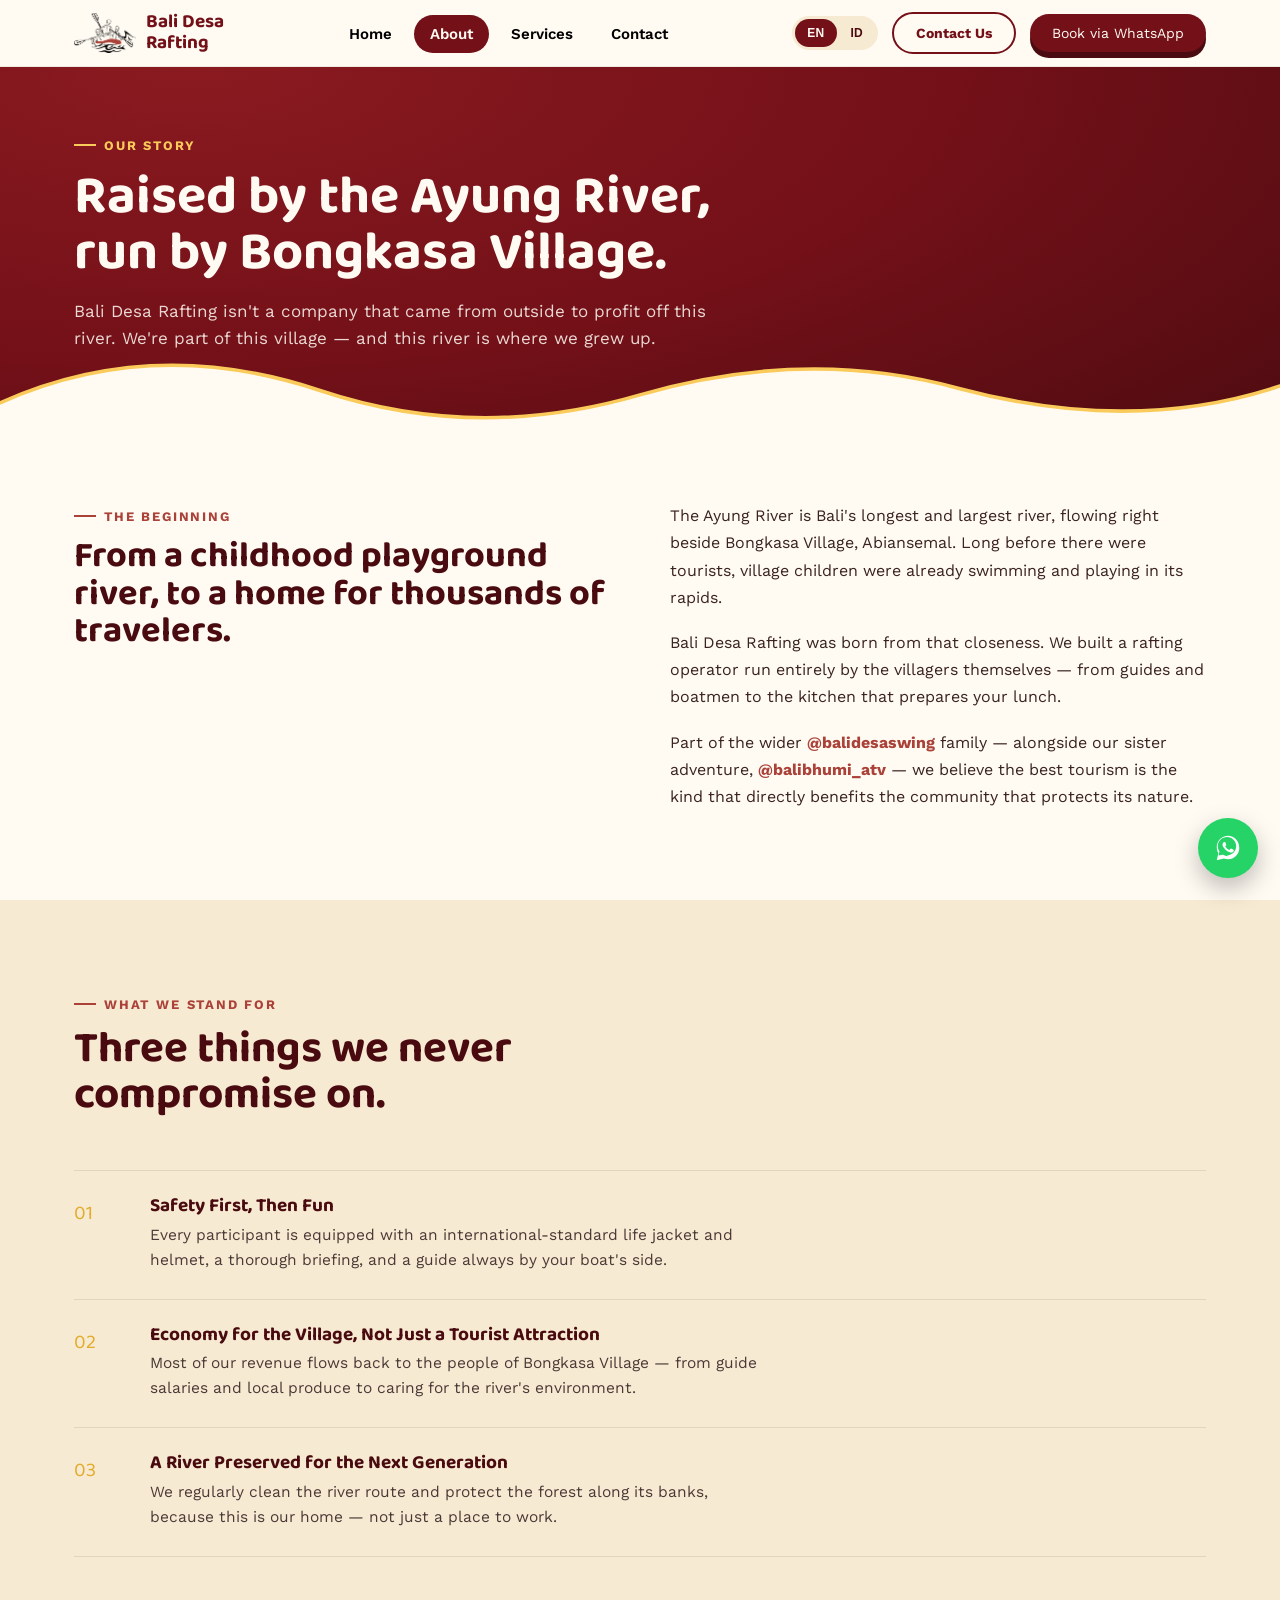
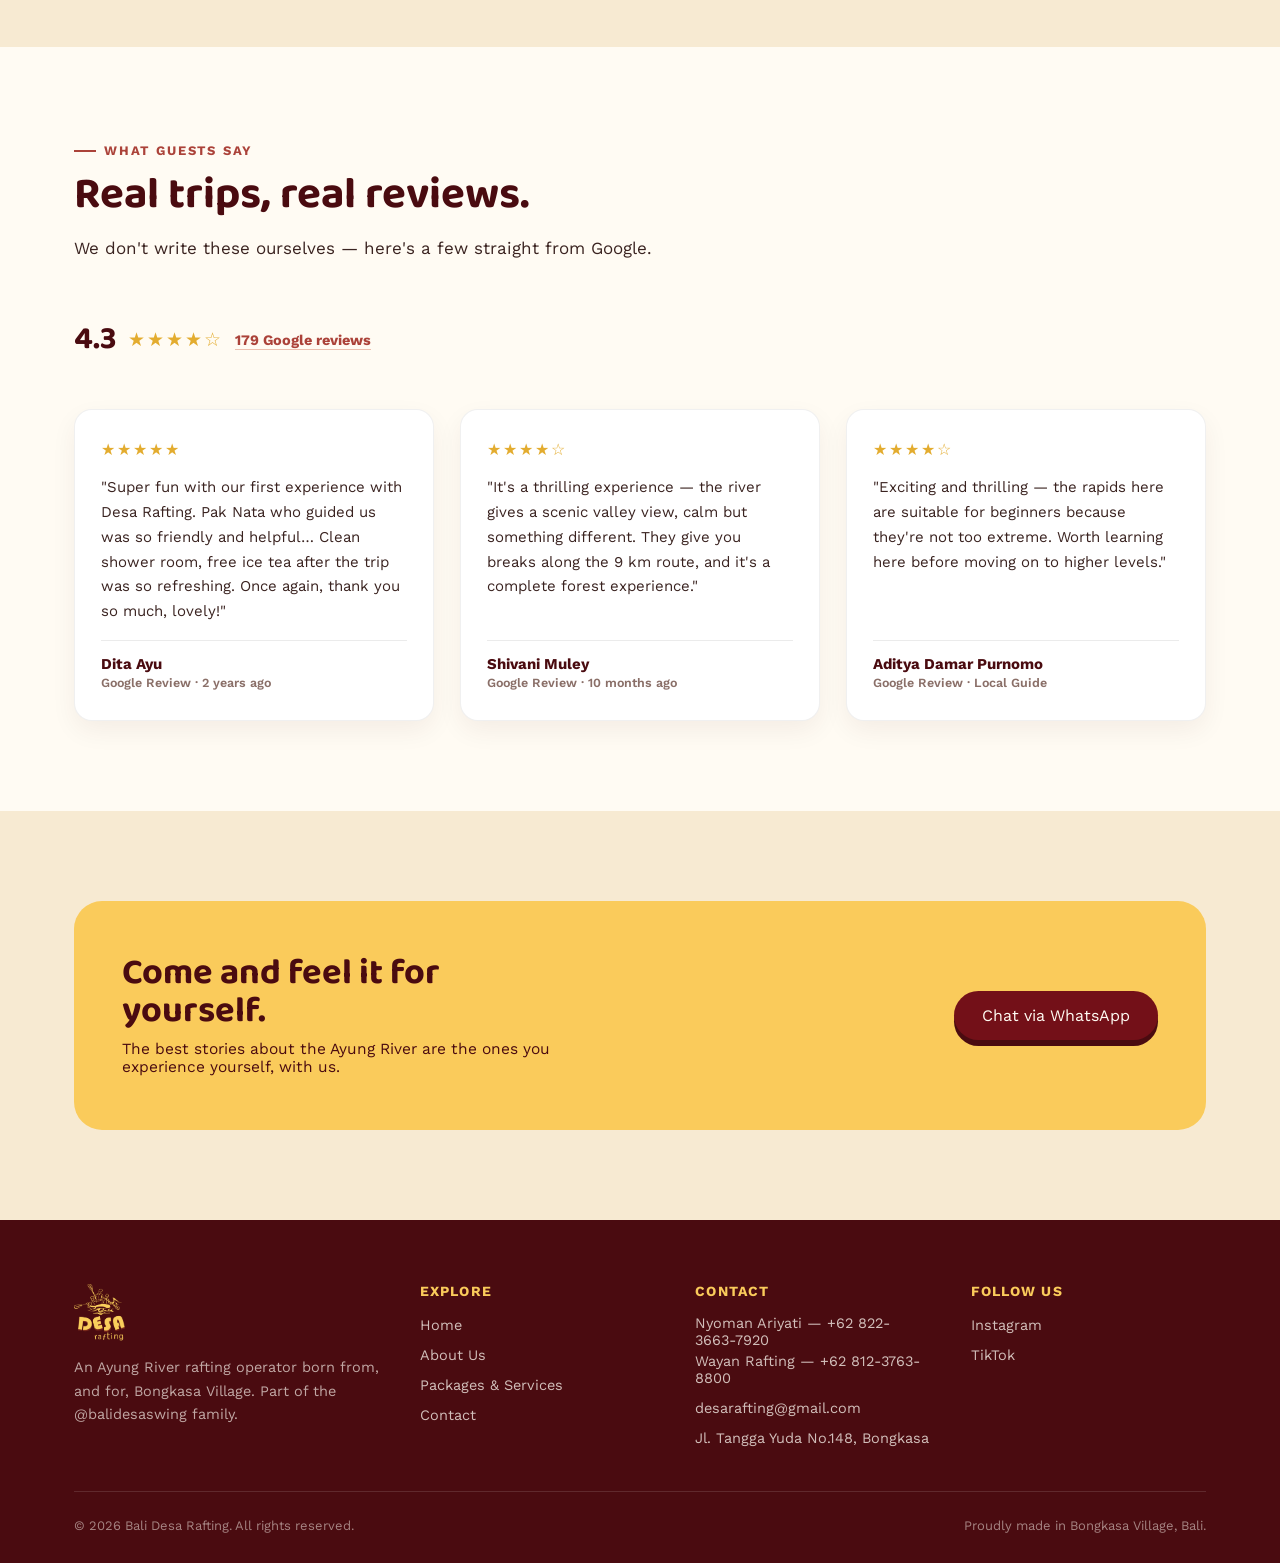
<file: bali-desa-rafting/tentang.html>
<!DOCTYPE html>
<html lang="en">
<head>
<meta charset="UTF-8" />
<meta name="viewport" content="width=device-width, initial-scale=1.0" />
<title data-i18n="meta.title.about">About Us — Bali Desa Rafting</title>
<meta name="description" data-i18n-content="meta.desc.about" content="Meet the story behind Bali Desa Rafting, an Ayung River rafting operator run directly by residents of Bongkasa Village, Bali." />
<link rel="icon" href="assets/logo.png" />
<link rel="preconnect" href="https://fonts.googleapis.com" />
<link rel="preconnect" href="https://fonts.gstatic.com" crossorigin />
<link href="https://fonts.googleapis.com/css2?family=Baloo+2:wght@500;600;700;800&family=Work+Sans:wght@400;500;600;700&display=swap" rel="stylesheet" />
<link rel="stylesheet" href="css/style.css" />
<!-- Google tag (gtag.js) -->
<script async src="https://www.googletagmanager.com/gtag/js?id=G-KMKCEMW6D0"></script>
<script>
  window.dataLayer = window.dataLayer || [];
  function gtag(){dataLayer.push(arguments);}
  gtag('js', new Date());
  gtag('config', 'G-KMKCEMW6D0');
</script>
</head>
<body>

<header class="site-header">
  <nav class="nav container">
    <a href="index.html" class="nav-brand">
      <img src="assets/logo-icon.png" alt="" aria-hidden="true" style="height:40px; width:auto;" />
      <span style="font-family:var(--font-display); font-weight:700; font-size:19px; color:var(--maroon); line-height:1.1;">Bali Desa<br>Rafting</span>
    </a>
    <ul class="nav-links">
      <li><a href="index.html" data-i18n="common.nav.home">Home</a></li>
      <li><a href="tentang.html" class="active" data-i18n="common.nav.about">About</a></li>
      <li><a href="layanan.html" data-i18n="common.nav.services">Services</a></li>
      <li><a href="kontak.html" data-i18n="common.nav.contact">Contact</a></li>
      <li class="lang-toggle">
        <button type="button" data-lang="en">EN</button>
        <button type="button" data-lang="id">ID</button>
      </li>
    </ul>
    <div class="nav-cta">
      <div class="lang-toggle">
        <button type="button" data-lang="en">EN</button>
        <button type="button" data-lang="id">ID</button>
      </div>
      <a href="kontak.html" class="btn btn-outline" style="color:var(--maroon); border-color: var(--maroon);" data-i18n="common.nav.contactUs">Contact Us</a>
      <button type="button" class="btn btn-maroon wa-trigger" data-i18n="common.nav.bookWhatsapp">Book via WhatsApp</button>
    </div>
    <button class="nav-toggle" aria-label="Open menu" aria-expanded="false">
      <span></span><span></span><span></span>
    </button>
  </nav>
</header>

<main>

  <section class="page-header">
    <div class="container">
      <span class="eyebrow" data-i18n="about.hero.eyebrow">Our Story</span>
      <h1 data-i18n="about.hero.title">Raised by the Ayung River,<br>run by Bongkasa Village.</h1>
      <p data-i18n="about.hero.body">Bali Desa Rafting isn't a company that came from outside to profit off this river. We're part of this village — and this river is where we grew up.</p>
    </div>
    <svg class="river-divider" viewBox="0 0 1440 110" preserveAspectRatio="none" xmlns="http://www.w3.org/2000/svg" style="position:absolute; bottom:-2px; left:0;">
      <path d="M0,64 C120,10 240,10 360,50 C480,90 600,90 720,55 C840,20 960,15 1080,48 C1200,80 1320,85 1440,45 L1440,110 L0,110 Z" fill="#FFFBF3"></path>
      <path d="M0,64 C120,10 240,10 360,50 C480,90 600,90 720,55 C840,20 960,15 1080,48 C1200,80 1320,85 1440,45" fill="none" stroke="#FACB5B" stroke-width="4" stroke-linecap="round"></path>
    </svg>
  </section>

  <!-- STORY -->
  <section class="section" style="padding-top:60px;">
    <div class="container">
      <div class="grid-2" style="align-items:start; gap:60px;">
        <div>
          <span class="eyebrow" style="color:var(--rust);" data-i18n="about.story.eyebrow">The Beginning</span>
          <h2 style="font-size:clamp(26px,3.4vw,36px); color:var(--maroon-900); margin-top:14px;" data-i18n="about.story.title">From a childhood playground river, to a home for thousands of travelers.</h2>
        </div>
        <div style="display:flex; flex-direction:column; gap:18px; font-size:16px; line-height:1.7; color:#3a2320;">
          <p data-i18n="about.story.p1">The Ayung River is Bali's longest and largest river, flowing right beside Bongkasa Village, Abiansemal. Long before there were tourists, village children were already swimming and playing in its rapids.</p>
          <p data-i18n="about.story.p2">Bali Desa Rafting was born from that closeness. We built a rafting operator run entirely by the villagers themselves — from guides and boatmen to the kitchen that prepares your lunch.</p>
          <p data-i18n="about.story.p3">Part of the wider <span style="color:var(--rust); font-weight:700;">@balidesaswing</span> family — alongside our sister adventure, <a href="https://www.instagram.com/balibhumi_atv/" target="_blank" rel="noopener" style="color:var(--rust); font-weight:700;">@balibhumi_atv</a> — we believe the best tourism is the kind that directly benefits the community that protects its nature.</p>
        </div>
      </div>
    </div>
  </section>

  <!-- VALUES -->
  <section class="section section-alt">
    <div class="container">
      <div class="section-head">
        <span class="eyebrow" data-i18n="about.values.eyebrow">What We Stand For</span>
        <h2 data-i18n="about.values.title">Three things we never compromise on.</h2>
      </div>

      <div>
        <div class="value-row">
          <span class="value-num">01</span>
          <div>
            <h3 data-i18n="about.values.v1Title">Safety First, Then Fun</h3>
            <p data-i18n="about.values.v1Body">Every participant is equipped with an international-standard life jacket and helmet, a thorough briefing, and a guide always by your boat's side.</p>
          </div>
        </div>
        <div class="value-row">
          <span class="value-num">02</span>
          <div>
            <h3 data-i18n="about.values.v2Title">Economy for the Village, Not Just a Tourist Attraction</h3>
            <p data-i18n="about.values.v2Body">Most of our revenue flows back to the people of Bongkasa Village — from guide salaries and local produce to caring for the river's environment.</p>
          </div>
        </div>
        <div class="value-row">
          <span class="value-num">03</span>
          <div>
            <h3 data-i18n="about.values.v3Title">A River Preserved for the Next Generation</h3>
            <p data-i18n="about.values.v3Body">We regularly clean the river route and protect the forest along its banks, because this is our home — not just a place to work.</p>
          </div>
        </div>
      </div>
    </div>
  </section>

  <!-- TESTIMONIALS -->
  <section class="section">
    <div class="container">
      <div class="section-head">
        <span class="eyebrow" data-i18n="about.testimonials.eyebrow">What Guests Say</span>
        <h2 data-i18n="about.testimonials.title">Real trips, real reviews.</h2>
        <p data-i18n="about.testimonials.body">We don't write these ourselves — here's a few straight from Google.</p>
      </div>

      <div class="testimonials-rating">
        <span class="score">4.3</span>
        <span class="stars" aria-hidden="true">★★★★☆</span>
        <span class="count"><a href="https://www.google.com/maps/place/Desa+Rafting/@-8.4985415,115.2349699,17z" target="_blank" rel="noopener" data-i18n="about.testimonials.count">179 Google reviews</a></span>
      </div>

      <div class="grid-3">
        <div class="testimonial-card">
          <span class="stars" aria-hidden="true">★★★★★</span>
          <p data-i18n="about.testimonials.q1">"Super fun with our first experience with Desa Rafting. Pak Nata who guided us was so friendly and helpful… Clean shower room, free ice tea after the trip was so refreshing. Once again, thank you so much, lovely!"</p>
          <div class="testimonial-author">
            <strong>Dita Ayu</strong>
            <span data-i18n="about.testimonials.meta1">Google Review · 2 years ago</span>
          </div>
        </div>
        <div class="testimonial-card">
          <span class="stars" aria-hidden="true">★★★★☆</span>
          <p data-i18n="about.testimonials.q2">"It's a thrilling experience — the river gives a scenic valley view, calm but something different. They give you breaks along the 9 km route, and it's a complete forest experience."</p>
          <div class="testimonial-author">
            <strong>Shivani Muley</strong>
            <span data-i18n="about.testimonials.meta2">Google Review · 10 months ago</span>
          </div>
        </div>
        <div class="testimonial-card">
          <span class="stars" aria-hidden="true">★★★★☆</span>
          <p data-i18n="about.testimonials.q3">"Exciting and thrilling — the rapids here are suitable for beginners because they're not too extreme. Worth learning here before moving on to higher levels."</p>
          <div class="testimonial-author">
            <strong>Aditya Damar Purnomo</strong>
            <span data-i18n="about.testimonials.meta3">Google Review · Local Guide</span>
          </div>
        </div>
      </div>
    </div>
  </section>

  <!-- CTA -->
  <section class="section section-alt">
    <div class="container">
      <div class="cta-banner">
        <div>
          <h2 data-i18n="about.cta.title">Come and feel it for yourself.</h2>
          <p data-i18n="about.cta.body">The best stories about the Ayung River are the ones you experience yourself, with us.</p>
        </div>
        <button type="button" class="btn btn-maroon wa-trigger" data-i18n="common.cta.chatWhatsapp">Chat via WhatsApp</button>
      </div>
    </div>
  </section>

</main>

<footer class="site-footer">
  <div class="container">
    <div class="footer-top">
      <div class="footer-brand">
        <img src="assets/logo.png" alt="Bali Desa Rafting" />
        <p data-i18n="common.footer.tagline">An Ayung River rafting operator born from, and for, Bongkasa Village. Part of the @balidesaswing family.</p>
      </div>
      <div class="footer-col">
        <h4 data-i18n="common.footer.explore">Explore</h4>
        <ul>
          <li><a href="index.html" data-i18n="common.footer.exploreHome">Home</a></li>
          <li><a href="tentang.html" data-i18n="common.footer.exploreAbout">About Us</a></li>
          <li><a href="layanan.html" data-i18n="common.footer.exploreServices">Packages &amp; Services</a></li>
          <li><a href="kontak.html" data-i18n="common.footer.exploreContact">Contact</a></li>
        </ul>
      </div>
      <div class="footer-col">
        <h4 data-i18n="common.footer.contact">Contact</h4>
        <ul>
          <li class="wa-numbers">
            <a href="https://wa.me/6282236637920" target="_blank" rel="noopener">Nyoman Ariyati — +62 822-3663-7920</a>
            <a href="https://wa.me/6281237638800" target="_blank" rel="noopener">Wayan Rafting — +62 812-3763-8800</a>
          </li>
          <li><a href="mailto:desarafting@gmail.com">desarafting@gmail.com</a></li>
          <li><a href="kontak.html">Jl. Tangga Yuda No.148, Bongkasa</a></li>
        </ul>
      </div>
      <div class="footer-col">
        <h4 data-i18n="common.footer.followUs">Follow Us</h4>
        <ul>
          <li><a href="https://www.instagram.com/balidesarafting/" target="_blank" rel="noopener" data-i18n="common.footer.instagram">Instagram</a></li>
          <li><a href="https://www.tiktok.com/@desarafting" target="_blank" rel="noopener" data-i18n="common.footer.tiktok">TikTok</a></li>
        </ul>
      </div>
    </div>
    <div class="footer-bottom">
      <span data-i18n="common.footer.copyright">© 2026 Bali Desa Rafting. All rights reserved.</span>
      <span data-i18n="common.footer.madeIn">Proudly made in Bongkasa Village, Bali.</span>
    </div>
  </div>
</footer>

<button type="button" class="wa-float wa-trigger" aria-label="Chat via WhatsApp">
  <svg viewBox="0 0 32 32" fill="currentColor"><path d="M16.02 3C9.4 3 4 8.4 4 15.02c0 2.36.63 4.57 1.72 6.48L4 29l7.68-1.68a12 12 0 0 0 4.34.81c6.62 0 12.02-5.4 12.02-12.02C28.04 8.4 22.64 3 16.02 3zm0 21.7c-1.9 0-3.68-.5-5.23-1.4l-.37-.22-4.55 1 1-4.44-.24-.4a9.66 9.66 0 0 1-1.5-5.22c0-5.36 4.36-9.7 9.9-9.7 5.28 0 9.68 4.34 9.68 9.7 0 5.4-4.4 9.68-9.69 9.68zm5.3-7.24c-.29-.15-1.7-.84-1.96-.94-.26-.1-.46-.15-.65.15-.2.29-.75.94-.92 1.13-.17.2-.34.22-.63.08-.29-.15-1.22-.45-2.32-1.43-.86-.76-1.44-1.7-1.6-1.99-.17-.29-.02-.45.13-.6.13-.13.29-.34.44-.5.15-.18.2-.3.29-.5.1-.2.05-.37-.02-.52-.08-.15-.65-1.57-.89-2.15-.24-.57-.48-.5-.65-.5h-.56c-.2 0-.52.07-.79.37-.27.29-1.03 1.01-1.03 2.46 0 1.45 1.06 2.86 1.2 3.05.15.2 2.1 3.2 5.08 4.49.71.3 1.26.49 1.7.63.71.23 1.36.2 1.87.12.57-.09 1.7-.7 1.94-1.36.24-.67.24-1.25.17-1.36-.07-.12-.26-.2-.55-.35z"/></svg>
</button>

<div class="wa-popover" id="wa-popover">
  <span class="wa-popover-label" data-i18n="common.wa.choose">Choose a number to chat</span>
  <a class="wa-popover-option" href="https://wa.me/6282236637920" target="_blank" rel="noopener">
    <svg viewBox="0 0 32 32" fill="currentColor"><path d="M16.02 3C9.4 3 4 8.4 4 15.02c0 2.36.63 4.57 1.72 6.48L4 29l7.68-1.68a12 12 0 0 0 4.34.81c6.62 0 12.02-5.4 12.02-12.02C28.04 8.4 22.64 3 16.02 3zm0 21.7c-1.9 0-3.68-.5-5.23-1.4l-.37-.22-4.55 1 1-4.44-.24-.4a9.66 9.66 0 0 1-1.5-5.22c0-5.36 4.36-9.7 9.9-9.7 5.28 0 9.68 4.34 9.68 9.7 0 5.4-4.4 9.68-9.69 9.68z"/></svg>
    <span class="wa-popover-text"><strong>Nyoman Ariyati</strong><small>+62 822-3663-7920</small></span>
  </a>
  <a class="wa-popover-option" href="https://wa.me/6281237638800" target="_blank" rel="noopener">
    <svg viewBox="0 0 32 32" fill="currentColor"><path d="M16.02 3C9.4 3 4 8.4 4 15.02c0 2.36.63 4.57 1.72 6.48L4 29l7.68-1.68a12 12 0 0 0 4.34.81c6.62 0 12.02-5.4 12.02-12.02C28.04 8.4 22.64 3 16.02 3zm0 21.7c-1.9 0-3.68-.5-5.23-1.4l-.37-.22-4.55 1 1-4.44-.24-.4a9.66 9.66 0 0 1-1.5-5.22c0-5.36 4.36-9.7 9.9-9.7 5.28 0 9.68 4.34 9.68 9.7 0 5.4-4.4 9.68-9.69 9.68z"/></svg>
    <span class="wa-popover-text"><strong>Wayan Rafting</strong><small>+62 812-3763-8800</small></span>
  </a>
</div>

<script src="js/i18n.js"></script>
<script src="js/wa-popover.js"></script>
<script src="js/main.js"></script>
</body>
</html>
</file>
<file: bali-desa-rafting/css/style.css>
/* ============================================
   BALI DESA RAFTING — Design Tokens
   ============================================ */
:root {
  --maroon-900: #4a0b10;
  --maroon: #731018;
  --maroon-700: #8a1a20;
  --rust: #ab4239;
  --gold: #facb5b;
  --gold-600: #e3ac2f;
  --ink: #000000;
  --cream: #fffbf3;
  --cream-2: #f7ead2;
  --white: #ffffff;

  --font-display: "Baloo 2", "Arial Rounded MT Bold", sans-serif;
  --font-body: "Work Sans", "Segoe UI", sans-serif;

  --container: 1180px;
  --radius-lg: 28px;
  --radius-md: 18px;
  --radius-sm: 10px;
}

* {
  box-sizing: border-box;
}

html {
  scroll-behavior: smooth;
}

@media (prefers-reduced-motion: reduce) {
  html {
    scroll-behavior: auto;
  }
  * {
    animation-duration: 0.001ms !important;
    animation-iteration-count: 1 !important;
    transition-duration: 0.001ms !important;
  }
}

body {
  margin: 0;
  font-family: var(--font-body);
  background: var(--cream);
  color: var(--ink);
  -webkit-font-smoothing: antialiased;
  overflow-x: hidden;
}

img {
  max-width: 100%;
  display: block;
}

a {
  color: inherit;
  text-decoration: none;
}

h1, h2, h3, h4 {
  font-family: var(--font-display);
  font-weight: 700;
  line-height: 1.05;
  margin: 0;
}

p {
  margin: 0;
}

.container {
  width: 100%;
  max-width: var(--container);
  margin: 0 auto;
  padding: 0 24px;
}

:focus-visible {
  outline: 3px solid var(--gold);
  outline-offset: 3px;
}

/* ============================================
   Eyebrow / Utility text
   ============================================ */
.eyebrow {
  font-family: var(--font-body);
  font-weight: 700;
  font-size: 13px;
  letter-spacing: 0.14em;
  text-transform: uppercase;
  display: inline-flex;
  align-items: center;
  gap: 8px;
}

.eyebrow::before {
  content: "";
  width: 22px;
  height: 2px;
  background: currentColor;
  display: inline-block;
}

/* ============================================
   Buttons
   ============================================ */
.btn {
  display: inline-flex;
  align-items: center;
  justify-content: center;
  gap: 10px;
  font-family: var(--font-body);
  font-weight: 700;
  font-size: 16px;
  padding: 15px 28px;
  border-radius: 999px;
  border: 2px solid transparent;
  cursor: pointer;
  transition: transform 0.18s ease, box-shadow 0.18s ease, background 0.18s ease;
  white-space: nowrap;
}

.btn:hover {
  transform: translateY(-2px);
}

.btn-gold {
  background: var(--gold);
  color: var(--maroon-900);
  box-shadow: 0 6px 0 var(--gold-600);
}

.btn-gold:hover {
  box-shadow: 0 8px 0 var(--gold-600);
}

.btn-gold:active {
  transform: translateY(2px);
  box-shadow: 0 3px 0 var(--gold-600);
}

.btn-outline {
  background: transparent;
  border-color: currentColor;
  color: var(--cream);
}

.btn-outline:hover {
  background: rgba(255, 255, 255, 0.1);
}

.btn-maroon {
  background: var(--maroon);
  color: var(--cream);
  box-shadow: 0 6px 0 var(--maroon-900);
}
.btn-maroon:hover {
  box-shadow: 0 8px 0 var(--maroon-900);
}
.btn-maroon:active {
  transform: translateY(2px);
  box-shadow: 0 3px 0 var(--maroon-900);
}

/* ============================================
   Navigation
   ============================================ */
.site-header {
  position: sticky;
  top: 0;
  z-index: 100;
  background: rgba(255, 251, 243, 0.88);
  backdrop-filter: blur(10px);
  border-bottom: 1px solid rgba(0, 0, 0, 0.07);
}

.nav {
  display: flex;
  align-items: center;
  justify-content: space-between;
  padding: 12px 24px;
}

.nav-brand {
  display: flex;
  align-items: center;
  gap: 10px;
}

.nav-brand img {
  height: 52px;
  width: auto;
}

.nav-links {
  display: flex;
  align-items: center;
  gap: 6px;
  list-style: none;
  margin: 0;
  padding: 0;
}

.nav-links a {
  font-weight: 600;
  font-size: 15px;
  padding: 10px 16px;
  border-radius: 999px;
  transition: background 0.15s ease, color 0.15s ease;
}

.nav-links a:hover {
  background: var(--maroon);
  color: var(--cream);
}

.nav-links a.active {
  background: var(--maroon);
  color: var(--cream);
}

.nav-cta {
  display: flex;
  align-items: center;
  gap: 14px;
}

.nav-cta .btn {
  padding: 11px 22px;
  font-size: 14px;
}

.nav-toggle {
  display: none;
  background: none;
  border: none;
  cursor: pointer;
  padding: 8px;
}

.nav-toggle span {
  display: block;
  width: 26px;
  height: 3px;
  background: var(--maroon);
  margin: 5px 0;
  border-radius: 2px;
  transition: transform 0.2s ease, opacity 0.2s ease;
}

.lang-toggle {
  display: flex;
  align-items: center;
  gap: 2px;
  background: var(--cream-2);
  border-radius: 999px;
  padding: 3px;
  flex-shrink: 0;
}

.nav-links .lang-toggle {
  display: none;
}

.lang-toggle button {
  border: none;
  background: none;
  cursor: pointer;
  font-weight: 700;
  font-size: 12px;
  letter-spacing: 0.02em;
  padding: 7px 12px;
  border-radius: 999px;
  color: var(--maroon-900);
  transition: background 0.15s ease, color 0.15s ease;
}

.lang-toggle button.active {
  background: var(--maroon);
  color: var(--cream);
}

@media (max-width: 480px) {
  .nav-brand span {
    font-size: 15px !important;
  }
  .nav-brand img {
    height: 32px !important;
  }
  .nav-cta .btn {
    padding: 9px 16px;
    font-size: 13px;
  }
  .lang-toggle button {
    padding: 6px 9px;
    font-size: 11px;
  }
}

@media (max-width: 860px) {
  .nav-links {
    position: absolute;
    top: 100%;
    left: 0;
    right: 0;
    background: var(--cream);
    flex-direction: column;
    align-items: stretch;
    padding: 12px 24px 24px;
    gap: 4px;
    border-bottom: 1px solid rgba(0, 0, 0, 0.08);
    transform: translateY(-130%);
    opacity: 0;
    pointer-events: none;
    transition: transform 0.25s ease, opacity 0.25s ease;
  }
  .nav-links.open {
    transform: translateY(0);
    opacity: 1;
    pointer-events: auto;
  }
  .nav-links a {
    display: block;
    padding: 14px 16px;
  }
  .nav-toggle {
    display: block;
  }
  .nav-cta .btn-outline {
    display: none;
  }
  .nav-cta .lang-toggle {
    display: none;
  }
  .nav-links .lang-toggle {
    display: flex;
    align-self: flex-start;
    margin: 4px 16px 8px;
  }
}

/* ============================================
   Hero
   ============================================ */
.hero {
  position: relative;
  color: var(--cream);
  padding: 76px 0 0;
  overflow: hidden;
}

.hero-video {
  position: absolute;
  inset: 0;
  width: 100%;
  height: 100%;
  object-fit: cover;
  z-index: 0;
}

.hero-video-overlay {
  position: absolute;
  inset: 0;
  background: radial-gradient(120% 140% at 78% 8%, var(--maroon-700) 0%, var(--maroon) 45%, var(--maroon-900) 100%);
  opacity: 0.82;
  z-index: 1;
}

.hero-inner {
  position: relative;
  z-index: 2;
  display: grid;
  grid-template-columns: 1fr;
  align-items: center;
  gap: 40px;
  padding-bottom: 60px;
}

.hero-eyebrow {
  color: var(--gold);
}

.hero h1 {
  font-size: clamp(40px, 5.4vw, 68px);
  margin-top: 18px;
  color: var(--cream);
}

.hero h1 em {
  font-style: normal;
  color: var(--gold);
}

.hero-sub {
  margin-top: 22px;
  font-size: 18px;
  line-height: 1.6;
  max-width: 46ch;
  color: rgba(255, 251, 243, 0.88);
}

.hero-actions {
  display: flex;
  gap: 16px;
  margin-top: 34px;
  flex-wrap: wrap;
}

.hero-stats {
  display: flex;
  gap: 34px;
  margin-top: 46px;
  flex-wrap: wrap;
}

.hero-stat b {
  display: block;
  font-family: var(--font-display);
  font-size: 30px;
  color: var(--gold);
}

.hero-stat span {
  font-size: 13px;
  color: rgba(255, 251, 243, 0.7);
  letter-spacing: 0.04em;
}

.hero-art {
  position: relative;
  display: flex;
  align-items: center;
  justify-content: center;
}

.hero-art-glow {
  position: absolute;
  width: 80%;
  aspect-ratio: 1;
  background: radial-gradient(circle, rgba(250, 203, 91, 0.28) 0%, transparent 70%);
  z-index: 0;
}

.river-divider {
  position: relative;
  z-index: 2;
  display: block;
  width: 100%;
  height: auto;
  margin-top: -2px;
}

/* ============================================
   Section basics
   ============================================ */
.section {
  padding: 90px 0;
}

.section-alt {
  background: var(--cream-2);
}

.section-head {
  max-width: 640px;
  margin-bottom: 52px;
}

.section-head .eyebrow {
  color: var(--rust);
}

.section-head h2 {
  font-size: clamp(30px, 4vw, 44px);
  margin-top: 14px;
  color: var(--maroon-900);
}

.section-head p {
  margin-top: 16px;
  font-size: 17px;
  line-height: 1.65;
  color: #3a2320;
}

/* ============================================
   Feature cards
   ============================================ */
.grid-3 {
  display: grid;
  grid-template-columns: repeat(3, 1fr);
  gap: 26px;
}

.grid-2 {
  display: grid;
  grid-template-columns: repeat(2, 1fr);
  gap: 26px;
}

.card {
  background: var(--white);
  border-radius: var(--radius-md);
  padding: 32px 28px;
  border: 1px solid rgba(0, 0, 0, 0.06);
  box-shadow: 0 10px 26px rgba(74, 11, 16, 0.06);
}

.card .icon {
  width: 54px;
  height: 54px;
  color: var(--maroon);
  margin-bottom: 20px;
}

.card h3 {
  font-size: 21px;
  color: var(--maroon-900);
}

.card p {
  margin-top: 10px;
  font-size: 15.5px;
  line-height: 1.6;
  color: #4a3936;
}

/* ============================================
   Journey / timeline (river route)
   ============================================ */
.journey {
  position: relative;
  padding-left: 0;
}

.journey-item {
  display: grid;
  grid-template-columns: 76px 1fr;
  gap: 22px;
  position: relative;
  padding-bottom: 48px;
}

.journey-item:last-child {
  padding-bottom: 0;
}

.journey-node {
  width: 76px;
  height: 76px;
  border-radius: 50%;
  background: var(--maroon);
  color: var(--gold);
  display: flex;
  align-items: center;
  justify-content: center;
  font-family: var(--font-display);
  font-size: 15px;
  position: relative;
  z-index: 2;
}

.journey-item::before {
  content: "";
  position: absolute;
  left: 37px;
  top: 76px;
  bottom: -10px;
  width: 3px;
  background-image: linear-gradient(var(--rust) 60%, transparent 0%);
  background-size: 3px 14px;
  background-repeat: repeat-y;
}

.journey-item:last-child::before {
  display: none;
}

.journey-body h3 {
  font-size: 20px;
  color: var(--maroon-900);
}

.journey-body p {
  margin-top: 8px;
  font-size: 15.5px;
  line-height: 1.6;
  color: #4a3936;
  max-width: 60ch;
}

/* ============================================
   Stats strip
   ============================================ */
.stats-strip {
  background: var(--maroon-900);
  color: var(--cream);
  padding: 46px 0;
}

.stats-strip .grid-3,
.stats-strip .grid-4 {
  text-align: center;
}

.grid-4 {
  display: grid;
  grid-template-columns: repeat(4, 1fr);
  gap: 20px;
}

.stat b {
  display: block;
  font-family: var(--font-display);
  font-size: 36px;
  color: var(--gold);
}

.stat span {
  font-size: 13px;
  letter-spacing: 0.03em;
  color: rgba(255, 251, 243, 0.75);
}

/* ============================================
   CTA banner
   ============================================ */
.cta-banner {
  background: var(--gold);
  border-radius: var(--radius-lg);
  padding: 54px 48px;
  display: flex;
  align-items: center;
  justify-content: space-between;
  gap: 30px;
  flex-wrap: wrap;
}

.cta-banner h2 {
  font-size: clamp(26px, 3.4vw, 36px);
  color: var(--maroon-900);
  max-width: 18ch;
}

.cta-banner p {
  margin-top: 10px;
  color: var(--maroon-900);
  font-size: 15.5px;
  max-width: 44ch;
}

/* ============================================
   Package cards
   ============================================ */
.package-card {
  background: var(--white);
  border-radius: var(--radius-md);
  padding: 34px 30px;
  border: 2px solid var(--cream-2);
  position: relative;
  display: flex;
  flex-direction: column;
  gap: 18px;
}

.package-card.featured {
  border-color: var(--gold);
  box-shadow: 0 16px 34px rgba(74, 11, 16, 0.12);
}

.package-badge {
  position: absolute;
  top: -14px;
  right: 28px;
  background: var(--maroon);
  color: var(--gold);
  font-size: 12px;
  font-weight: 700;
  letter-spacing: 0.06em;
  text-transform: uppercase;
  padding: 7px 14px;
  border-radius: 999px;
}

.package-card h3 {
  font-size: 24px;
  color: var(--maroon-900);
}

.package-price {
  font-family: var(--font-display);
  font-size: 17px;
  color: var(--rust);
}

.package-list {
  list-style: none;
  margin: 0;
  padding: 0;
  display: flex;
  flex-direction: column;
  gap: 10px;
}

.package-list li {
  display: flex;
  align-items: flex-start;
  gap: 10px;
  font-size: 15px;
  color: #4a3936;
  line-height: 1.5;
}

.package-list svg {
  width: 18px;
  height: 18px;
  flex-shrink: 0;
  margin-top: 2px;
  color: var(--rust);
}

/* ============================================
   FAQ Accordion
   ============================================ */
.faq {
  border-top: 1px solid rgba(0, 0, 0, 0.1);
}

.faq-item {
  border-bottom: 1px solid rgba(0, 0, 0, 0.1);
}

.faq-q {
  width: 100%;
  text-align: left;
  background: none;
  border: none;
  padding: 22px 4px;
  display: flex;
  align-items: center;
  justify-content: space-between;
  gap: 20px;
  cursor: pointer;
  font-family: var(--font-body);
  font-weight: 700;
  font-size: 17px;
  color: var(--maroon-900);
}

.faq-q .plus {
  width: 22px;
  height: 22px;
  flex-shrink: 0;
  position: relative;
  transition: transform 0.25s ease;
}

.faq-q .plus::before,
.faq-q .plus::after {
  content: "";
  position: absolute;
  background: var(--maroon);
  border-radius: 2px;
}

.faq-q .plus::before {
  width: 100%;
  height: 3px;
  top: 50%;
  left: 0;
  transform: translateY(-50%);
}

.faq-q .plus::after {
  width: 3px;
  height: 100%;
  left: 50%;
  top: 0;
  transform: translateX(-50%);
  transition: opacity 0.2s ease;
}

.faq-item.open .plus {
  transform: rotate(45deg);
}

.faq-a {
  max-height: 0;
  overflow: hidden;
  transition: max-height 0.3s ease;
}

.faq-a p {
  padding: 0 4px 22px;
  font-size: 15.5px;
  line-height: 1.6;
  color: #4a3936;
  max-width: 70ch;
}

/* ============================================
   Team / people
   ============================================ */
.team-card {
  text-align: center;
}

.team-avatar {
  width: 100%;
  aspect-ratio: 1;
  border-radius: var(--radius-md);
  background: linear-gradient(160deg, var(--rust), var(--maroon));
  display: flex;
  align-items: center;
  justify-content: center;
  margin-bottom: 18px;
  color: var(--gold);
}

.team-avatar svg {
  width: 46%;
  height: 46%;
}

.team-card h3 {
  font-size: 18px;
  color: var(--maroon-900);
}

.team-card span {
  font-size: 13.5px;
  color: var(--rust);
  font-weight: 600;
}

/* ============================================
   Testimonials
   ============================================ */
.testimonials-rating {
  display: flex;
  align-items: center;
  gap: 12px;
  margin-bottom: 44px;
  flex-wrap: wrap;
}

.testimonials-rating .score {
  font-family: var(--font-display);
  font-size: 32px;
  font-weight: 700;
  color: var(--maroon-900);
}

.testimonials-rating .stars {
  color: var(--gold-600);
  font-size: 19px;
  letter-spacing: 2px;
}

.testimonials-rating .count a {
  color: var(--rust);
  font-weight: 700;
  font-size: 14.5px;
  border-bottom: 1px solid rgba(199, 79, 46, 0.35);
}

.testimonial-card {
  background: var(--white);
  border-radius: var(--radius-md);
  padding: 30px 26px;
  border: 1px solid rgba(0, 0, 0, 0.06);
  box-shadow: 0 10px 26px rgba(74, 11, 16, 0.06);
  display: flex;
  flex-direction: column;
  gap: 16px;
  height: 100%;
}

.testimonial-card .stars {
  color: var(--gold-600);
  font-size: 16px;
  letter-spacing: 2px;
}

.testimonial-card p {
  font-size: 15px;
  line-height: 1.65;
  color: #3a2320;
  flex: 1;
}

.testimonial-author {
  display: flex;
  flex-direction: column;
  gap: 2px;
  padding-top: 14px;
  border-top: 1px solid rgba(0, 0, 0, 0.08);
}

.testimonial-author strong {
  font-size: 15px;
  color: var(--maroon-900);
}

.testimonial-author span {
  font-size: 12.5px;
  color: #8a6f68;
  font-weight: 600;
}

/* ============================================
   Values
   ============================================ */
.value-row {
  display: flex;
  gap: 22px;
  padding: 26px 0;
  border-bottom: 1px solid rgba(0, 0, 0, 0.09);
}

.value-row:first-child {
  border-top: 1px solid rgba(0, 0, 0, 0.09);
}

.value-num {
  font-family: var(--font-display);
  font-size: 20px;
  color: var(--gold-600);
  min-width: 54px;
}

.value-row h3 {
  font-size: 19px;
  color: var(--maroon-900);
}

.value-row p {
  margin-top: 6px;
  font-size: 15.5px;
  line-height: 1.6;
  color: #4a3936;
  max-width: 62ch;
}

/* ============================================
   Page header (inner pages)
   ============================================ */
.page-header {
  background: radial-gradient(120% 160% at 15% 0%, var(--maroon-700) 0%, var(--maroon) 50%, var(--maroon-900) 100%);
  color: var(--cream);
  padding: 64px 0 90px;
  position: relative;
  overflow: hidden;
}

.page-header .eyebrow {
  color: var(--gold);
}

.page-header h1 {
  margin-top: 16px;
  font-size: clamp(34px, 5vw, 54px);
  color: var(--cream);
}

.page-header p {
  margin-top: 16px;
  font-size: 17px;
  max-width: 58ch;
  color: rgba(255, 251, 243, 0.85);
  line-height: 1.6;
}

/* ============================================
   Contact
   ============================================ */
.contact-grid {
  display: grid;
  grid-template-columns: 1fr 1fr;
  gap: 26px;
}

.contact-card {
  background: var(--white);
  border-radius: var(--radius-md);
  padding: 30px 28px;
  border: 1px solid rgba(0, 0, 0, 0.06);
  display: flex;
  gap: 18px;
  align-items: flex-start;
}

.contact-card .icon {
  width: 48px;
  height: 48px;
  flex-shrink: 0;
  color: var(--maroon);
  background: var(--cream-2);
  border-radius: 14px;
  padding: 11px;
}

.contact-card h3 {
  font-size: 17px;
  color: var(--maroon-900);
}

.contact-card p, .contact-card a {
  margin-top: 6px;
  font-size: 15px;
  line-height: 1.55;
  color: #4a3936;
}

.contact-card a.link {
  color: var(--rust);
  font-weight: 700;
}

.map-wrap {
  border-radius: var(--radius-md);
  overflow: hidden;
  border: 1px solid rgba(0, 0, 0, 0.08);
  height: 100%;
  min-height: 340px;
}

.map-wrap iframe {
  width: 100%;
  height: 100%;
  border: 0;
  min-height: 340px;
}

.social-row {
  display: flex;
  gap: 12px;
  margin-top: 26px;
}

.social-btn {
  width: 46px;
  height: 46px;
  border-radius: 50%;
  background: var(--maroon);
  color: var(--gold);
  display: flex;
  align-items: center;
  justify-content: center;
  transition: transform 0.18s ease, background 0.18s ease;
}

.social-btn:hover {
  background: var(--rust);
  transform: translateY(-3px);
}

.social-btn svg {
  width: 20px;
  height: 20px;
}

/* ============================================
   Press Feature
   ============================================ */
.press-feature {
  align-items: center;
  gap: 48px;
}

.press-feature-media {
  position: relative;
}

.press-feature-media img {
  width: 100%;
  display: block;
  border-radius: var(--radius-md);
  box-shadow: 0 16px 36px rgba(74, 11, 16, 0.2);
}

.press-feature-badge {
  position: absolute;
  bottom: -16px;
  left: 24px;
  background: var(--gold);
  color: var(--maroon-900);
  font-family: var(--font-display);
  font-weight: 700;
  font-size: 13px;
  padding: 10px 18px;
  border-radius: 999px;
  box-shadow: 0 8px 18px rgba(74, 11, 16, 0.25);
}

.press-feature-body h2 {
  font-size: clamp(26px, 3.4vw, 36px);
  color: var(--maroon-900);
  margin-top: 14px;
}

.press-feature-body p {
  margin-top: 16px;
  font-size: 16px;
  line-height: 1.7;
  color: #3a2320;
}

.press-links {
  margin-top: 22px;
  display: flex;
  flex-wrap: wrap;
  gap: 14px 24px;
}

.press-links a {
  color: var(--rust);
  font-weight: 700;
  font-size: 14.5px;
  border-bottom: 1px solid rgba(199, 79, 46, 0.35);
  padding-bottom: 2px;
  transition: color 0.2s ease, border-color 0.2s ease;
}

.press-links a:hover {
  color: var(--maroon-900);
  border-color: var(--maroon-900);
}

@media (max-width: 980px) {
  .press-feature {
    grid-template-columns: 1fr;
  }
}

/* ============================================
   Gallery
   ============================================ */
.gallery-grid {
  display: grid;
  grid-template-columns: repeat(3, 1fr);
  grid-auto-rows: 210px;
  grid-auto-flow: dense;
  gap: 18px;
}

.gallery-item {
  position: relative;
  display: block;
  border-radius: var(--radius-md);
  overflow: hidden;
  box-shadow: 0 10px 26px rgba(74, 11, 16, 0.12);
  cursor: zoom-in;
}

.gallery-item img {
  width: 100%;
  height: 100%;
  object-fit: cover;
  display: block;
  transition: transform 0.45s ease;
}

.gallery-item:hover img {
  transform: scale(1.07);
}

.gallery-item::after {
  content: "";
  position: absolute;
  inset: 0;
  background: linear-gradient(to top, rgba(74, 11, 16, 0.55) 0%, rgba(74, 11, 16, 0) 38%);
  opacity: 0;
  transition: opacity 0.3s ease;
}

.gallery-item:hover::after {
  opacity: 1;
}

.gallery-item--big {
  grid-column: span 2;
  grid-row: span 2;
}

.gallery-item--wide {
  grid-column: span 2;
}

.gallery-item--full {
  grid-column: span 3;
  grid-row: span 2;
}

.gallery-play-icon {
  position: absolute;
  top: 50%;
  left: 50%;
  transform: translate(-50%, -50%);
  width: 74px;
  height: 74px;
  border-radius: 50%;
  background: rgba(74, 11, 16, 0.55);
  border: 2px solid rgba(255, 251, 243, 0.85);
  display: flex;
  align-items: center;
  justify-content: center;
  backdrop-filter: blur(2px);
  transition: transform 0.25s ease, background 0.2s ease;
}

.gallery-play-icon svg {
  width: 28px;
  height: 28px;
  color: var(--cream);
  margin-left: 4px;
}

.gallery-item--video:hover .gallery-play-icon {
  transform: translate(-50%, -50%) scale(1.1);
  background: var(--maroon);
}

.gallery-lightbox {
  position: fixed;
  inset: 0;
  background: rgba(20, 4, 5, 0.9);
  display: flex;
  align-items: center;
  justify-content: center;
  padding: 40px;
  z-index: 200;
  opacity: 0;
  pointer-events: none;
  transition: opacity 0.25s ease;
}

.gallery-lightbox.open {
  opacity: 1;
  pointer-events: auto;
}

.gallery-lightbox img,
.gallery-lightbox video {
  max-width: 100%;
  max-height: 100%;
  border-radius: var(--radius-sm);
  box-shadow: 0 20px 60px rgba(0, 0, 0, 0.5);
}

.gallery-lightbox-close {
  position: absolute;
  top: 24px;
  right: 28px;
  width: 44px;
  height: 44px;
  border-radius: 50%;
  border: none;
  background: rgba(255, 255, 255, 0.12);
  color: var(--cream);
  font-size: 22px;
  line-height: 1;
  cursor: pointer;
  transition: background 0.2s ease;
}

.gallery-lightbox-close:hover {
  background: rgba(255, 255, 255, 0.22);
}

@media (max-width: 980px) {
  .gallery-grid {
    grid-template-columns: repeat(2, 1fr);
  }
  .gallery-item--big {
    grid-column: span 2;
    grid-row: span 2;
  }
}

@media (max-width: 640px) {
  .gallery-grid {
    grid-template-columns: 1fr;
    grid-auto-rows: 240px;
  }
  .gallery-item, .gallery-item--big, .gallery-item--wide, .gallery-item--full {
    grid-column: span 1;
    grid-row: span 1;
  }
}

/* ============================================
   Footer
   ============================================ */
.site-footer {
  background: var(--maroon-900);
  color: var(--cream);
  padding: 64px 0 30px;
}

.footer-top {
  display: grid;
  grid-template-columns: 1.3fr 1fr 1fr 1fr;
  gap: 40px;
  padding-bottom: 44px;
  border-bottom: 1px solid rgba(255, 255, 255, 0.12);
}

.footer-brand img {
  height: 58px;
  margin-bottom: 14px;
}

.footer-brand p {
  font-size: 14.5px;
  line-height: 1.6;
  color: rgba(255, 251, 243, 0.65);
  max-width: 34ch;
}

.footer-col h4 {
  font-family: var(--font-body);
  font-size: 14px;
  letter-spacing: 0.08em;
  text-transform: uppercase;
  color: var(--gold);
  margin-bottom: 16px;
}

.footer-col ul {
  list-style: none;
  margin: 0;
  padding: 0;
  display: flex;
  flex-direction: column;
  gap: 11px;
}

.footer-col a {
  font-size: 14.5px;
  color: rgba(255, 251, 243, 0.75);
  transition: color 0.15s ease;
}

.footer-col a:hover {
  color: var(--gold);
}

.footer-bottom {
  display: flex;
  justify-content: space-between;
  align-items: center;
  flex-wrap: wrap;
  gap: 14px;
  padding-top: 26px;
  font-size: 13px;
  color: rgba(255, 251, 243, 0.5);
}

/* ============================================
   WhatsApp float
   ============================================ */
.wa-float {
  position: fixed;
  bottom: 22px;
  right: 22px;
  width: 60px;
  height: 60px;
  border-radius: 50%;
  background: #25d366;
  display: flex;
  align-items: center;
  justify-content: center;
  box-shadow: 0 10px 24px rgba(0, 0, 0, 0.25);
  z-index: 90;
  transition: transform 0.2s ease;
}

.wa-float:hover {
  transform: scale(1.08);
}

.wa-float svg {
  width: 30px;
  height: 30px;
  color: white;
}

button.wa-trigger {
  border: none;
  cursor: pointer;
  font: inherit;
  text-decoration: none;
}

/* ============================================
   WhatsApp number picker
   ============================================ */
.wa-popover {
  position: fixed;
  top: 0;
  left: 0;
  background: var(--white);
  border-radius: var(--radius-md);
  box-shadow: 0 18px 40px rgba(74, 11, 16, 0.28);
  padding: 10px;
  min-width: 250px;
  z-index: 300;
  opacity: 0;
  transform: translateY(-8px);
  pointer-events: none;
  transition: opacity 0.18s ease, transform 0.18s ease;
}

.wa-popover.open {
  opacity: 1;
  transform: translateY(0);
  pointer-events: auto;
}

.wa-popover-label {
  display: block;
  font-size: 12px;
  font-weight: 700;
  text-transform: uppercase;
  letter-spacing: 0.06em;
  color: var(--rust);
  padding: 6px 10px 8px;
}

.wa-popover-option {
  display: flex;
  align-items: center;
  gap: 10px;
  padding: 10px 10px;
  border-radius: 10px;
  color: var(--maroon-900);
  font-weight: 700;
  font-size: 14.5px;
  transition: background 0.15s ease;
}

.wa-popover-option:hover {
  background: var(--cream-2);
}

.wa-popover-option svg {
  width: 20px;
  height: 20px;
  color: #25d366;
  flex-shrink: 0;
}

.wa-popover-text {
  display: flex;
  flex-direction: column;
  gap: 1px;
}

.wa-popover-text strong {
  font-size: 14.5px;
  font-weight: 700;
  color: var(--maroon-900);
}

.wa-popover-text small {
  font-size: 12.5px;
  font-weight: 600;
  color: #8a6f68;
}

.wa-numbers {
  display: flex;
  flex-direction: column;
  gap: 4px;
}

/* ============================================
   Responsive
   ============================================ */
@media (max-width: 980px) {
  .hero-inner {
    grid-template-columns: 1fr;
  }
  .hero-art {
    order: -1;
  }
  .grid-3 {
    grid-template-columns: 1fr 1fr;
  }
  .grid-4 {
    grid-template-columns: 1fr 1fr;
  }
  .footer-top {
    grid-template-columns: 1fr 1fr;
  }
  .contact-grid {
    grid-template-columns: 1fr;
  }
}

@media (max-width: 640px) {
  .section {
    padding: 64px 0;
  }
  /* Keep footer text clear of the fixed WhatsApp float */
  .site-footer {
    padding-bottom: 104px;
  }
  .grid-3, .grid-2, .grid-4 {
    grid-template-columns: 1fr;
  }
  .cta-banner {
    padding: 38px 26px;
  }
  .footer-top {
    grid-template-columns: 1fr;
  }
  .hero-stats {
    gap: 24px;
  }
  .journey-item {
    grid-template-columns: 60px 1fr;
  }
  .journey-node {
    width: 60px;
    height: 60px;
    font-size: 12px;
  }
  .journey-item::before {
    left: 29px;
    top: 60px;
  }
}
</file>
